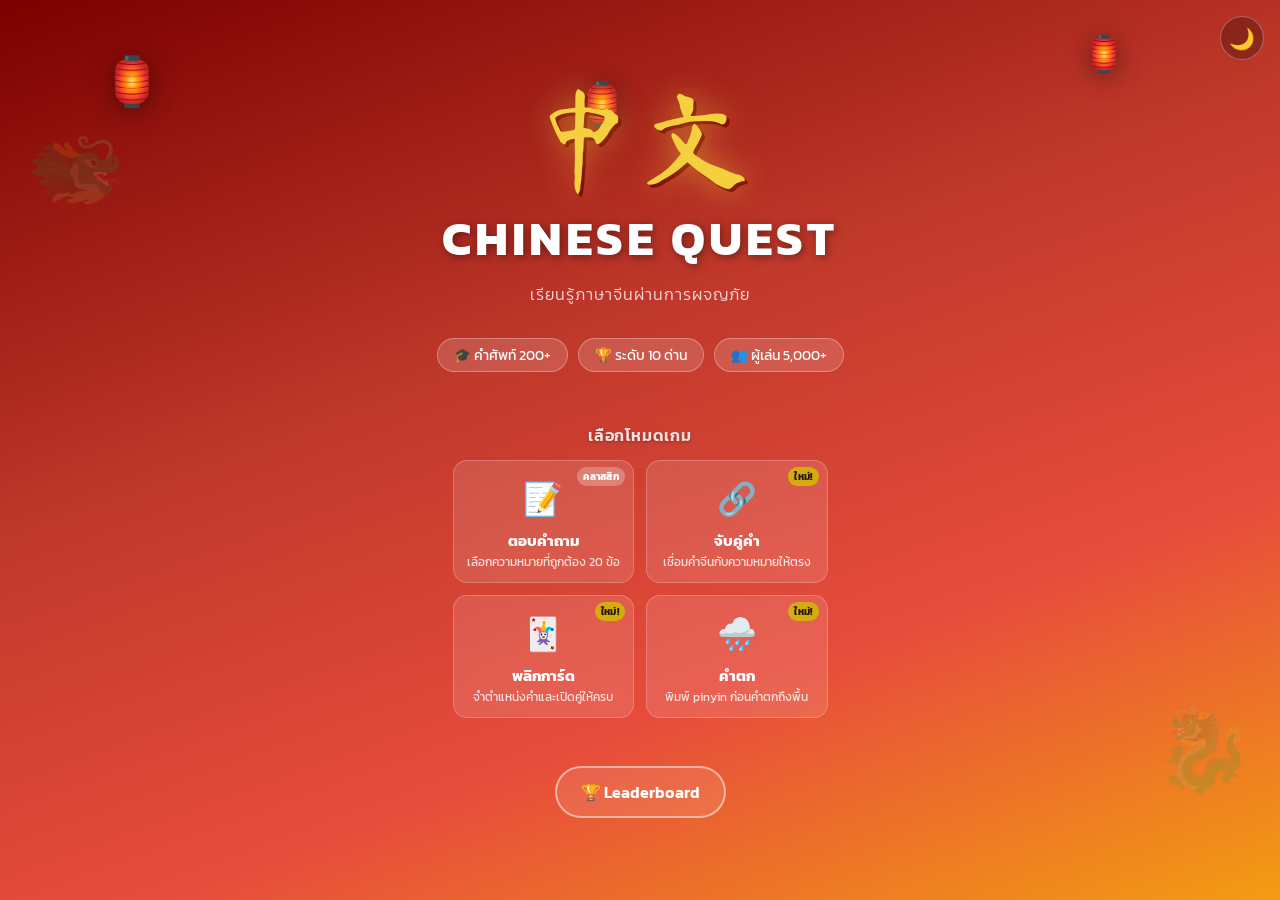
<file: index.html>
<!DOCTYPE html>
<html lang="th">
<head>
  <meta charset="UTF-8" />
  <meta name="viewport" content="width=device-width, initial-scale=1.0" />
  <title>Chinese Quest 🐉</title>
  <link rel="stylesheet" href="style.css" />
  <link href="https://fonts.googleapis.com/css2?family=Noto+Serif+SC:wght@400;700;900&family=Kanit:wght@300;400;600;700&family=Ma+Shan+Zheng&display=swap" rel="stylesheet" />
</head>
<body>

  <!-- ===== HOME PAGE ===== -->
  <div id="page-home" class="page active">
    <div class="home-bg">
      <div class="lantern lantern-1">🏮</div>
      <div class="lantern lantern-2">🏮</div>
      <div class="lantern lantern-3">🏮</div>
      <div class="dragon-deco top-left">🐲</div>
      <div class="dragon-deco bottom-right">🐉</div>
      <div class="cloud cloud-1">☁️</div>
      <div class="cloud cloud-2">☁️</div>
    </div>

    <div class="home-content">
      <div class="logo-wrapper">
        <div class="logo-chinese">中文</div>
        <div class="logo-title">Chinese Quest</div>
        <div class="logo-subtitle">เรียนรู้ภาษาจีนผ่านการผจญภัย</div>
      </div>

      <div class="home-stats">
        <div class="stat-pill">🎓 คำศัพท์ 200+</div>
        <div class="stat-pill">🏆 ระดับ 10 ด่าน</div>
        <div class="stat-pill">👥 ผู้เล่น 5,000+</div>
      </div>

      <!-- ===== GAME SELECTION ===== -->
      <div class="game-select-section">
        <div class="game-select-title">เลือกโหมดเกม</div>
        <div class="game-cards-grid">
          <a href="game.html" class="game-card game-card--quiz">
            <div class="game-card__icon">📝</div>
            <div class="game-card__info">
              <div class="game-card__name">ตอบคำถาม</div>
              <div class="game-card__desc">เลือกความหมายที่ถูกต้อง 20 ข้อ</div>
            </div>
            <div class="game-card__badge">คลาสสิก</div>
          </a>
          <a href="match.html" class="game-card game-card--match">
            <div class="game-card__icon">🔗</div>
            <div class="game-card__info">
              <div class="game-card__name">จับคู่คำ</div>
              <div class="game-card__desc">เชื่อมคำจีนกับความหมายให้ตรง</div>
            </div>
            <div class="game-card__badge">ใหม่!</div>
          </a>
          <a href="memory.html" class="game-card game-card--memory">
            <div class="game-card__icon">🃏</div>
            <div class="game-card__info">
              <div class="game-card__name">พลิกการ์ด</div>
              <div class="game-card__desc">จำตำแหน่งคำและเปิดคู่ให้ครบ</div>
            </div>
            <div class="game-card__badge">ใหม่!</div>
          </a>
          <a href="falling.html" class="game-card game-card--falling">
            <div class="game-card__icon">🌧️</div>
            <div class="game-card__info">
              <div class="game-card__name">คำตก</div>
              <div class="game-card__desc">พิมพ์ pinyin ก่อนคำตกถึงพื้น</div>
            </div>
            <div class="game-card__badge">ใหม่!</div>
          </a>
        </div>
      </div>

      <div class="home-secondary-btns" style="margin-top:1rem;">
        <button class="btn btn-outline" onclick="window.location.href='leaderboard.html'">
          🏆 Leaderboard
        </button>
      </div>

      <div class="dark-toggle" onclick="toggleDark()" title="Dark Mode">
        <span id="dark-icon">🌙</span>
      </div>
    </div>
  </div>

  <script>
    function openModal(id)  { document.getElementById(id).classList.add('active'); }
    function closeModal(id) { document.getElementById(id).classList.remove('active'); }
    function closeModalOutside(e, id) { if (e.target.id === id) closeModal(id); }
    function switchModal(cId, oId) {
      closeModal(cId);
      setTimeout(() => openModal(oId), 200);
    }
    let isDark = false;
    function toggleDark() {
      isDark = !isDark;
      document.body.classList.toggle('dark', isDark);
      document.getElementById('dark-icon').textContent = isDark ? '☀️' : '🌙';
      localStorage.setItem('cq-dark', isDark ? '1' : '0');
    }
    (function () {
      if (localStorage.getItem('cq-dark') === '1') {
        isDark = true;
        document.body.classList.add('dark');
        const icon = document.getElementById('dark-icon');
        if (icon) icon.textContent = '☀️';
      }
    })();
  </script>
</body>
</html>
</file>
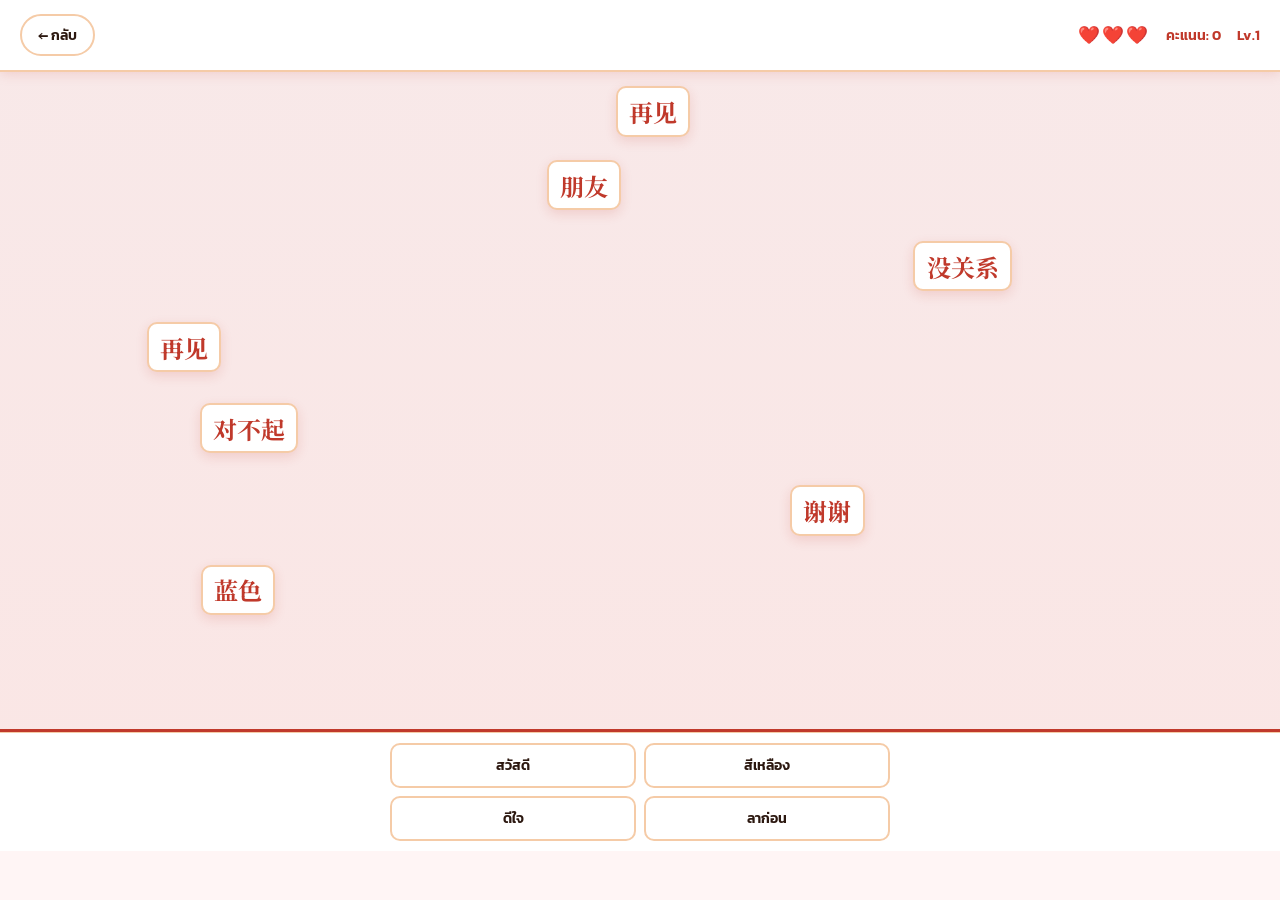
<file: falling.html>
<!DOCTYPE html>
<html lang="th">
<head>
  <meta charset="UTF-8" />
  <meta name="viewport" content="width=device-width, initial-scale=1.0" />
  <title>Chinese Quest 🐉 - คำตก</title>
  <link rel="stylesheet" href="style.css" />
  <link href="https://fonts.googleapis.com/css2?family=Noto+Serif+SC:wght@400;700;900&family=Kanit:wght@300;400;600;700&family=Ma+Shan+Zheng&display=swap" rel="stylesheet" />
</head>
<body>
  <div id="page-falling" class="page active">
    <div class="quiz-header">
      <button class="btn-back" onclick="window.location.href='index.html'">← กลับ</button>
      <div class="quiz-meta">
        <div class="lives-display" id="fall-lives">❤️❤️❤️</div>
        <div class="score-display">คะแนน: <span id="fall-score">0</span></div>
        <div class="score-display">Lv.<span id="fall-level">1</span></div>
      </div>
    </div>

    <div class="falling-arena" id="falling-arena">
      <!-- falling words rendered here -->
    </div>

    <div class="falling-input-zone">
      <div class="falling-options" id="falling-options">
        <!-- option buttons rendered here -->
      </div>
    </div>

    <div id="fall-result-overlay" class="match-result-overlay hidden">
      <div class="match-result-card">
        <div id="fall-final-emoji" style="font-size:3rem">🎉</div>
        <div id="fall-final-title" style="font-size:1.3rem;font-weight:700;margin:0.5rem 0;"></div>
        <div style="font-size:2.5rem;font-weight:900;color:var(--gold)" id="fall-final-score">0</div>
        <div style="color:var(--text-soft);font-size:0.85rem;margin-bottom:1rem;">คะแนน</div>
        <div class="result-buttons">
          <button class="btn btn-primary" onclick="startFalling()">🔄 เล่นอีกครั้ง</button>
          <button class="btn btn-outline" onclick="window.location.href='index.html'">🏠 หน้าแรก</button>
        </div>
      </div>
    </div>
  </div>

  <script>
    (function(){ if(localStorage.getItem('cq-dark')==='1') document.body.classList.add('dark'); })();

    const VOCAB = [
      {chinese:"你好",thai:"สวัสดี"},{chinese:"谢谢",thai:"ขอบคุณ"},
      {chinese:"再见",thai:"ลาก่อน"},{chinese:"对不起",thai:"ขอโทษ"},
      {chinese:"猫",thai:"แมว"},{chinese:"狗",thai:"สุนัข"},
      {chinese:"爱",thai:"รัก"},{chinese:"朋友",thai:"เพื่อน"},
      {chinese:"吃饭",thai:"กินข้าว"},{chinese:"红色",thai:"สีแดง"},
      {chinese:"大",thai:"ใหญ่"},{chinese:"聪明",thai:"ฉลาด"},
      {chinese:"老师",thai:"ครู"},{chinese:"美丽",thai:"สวยงาม"},
      {chinese:"高兴",thai:"ดีใจ"},{chinese:"睡觉",thai:"นอนหลับ"},
      {chinese:"喝水",thai:"ดื่มน้ำ"},{chinese:"黄色",thai:"สีเหลือง"},
      {chinese:"蓝色",thai:"สีน้ำเงิน"},{chinese:"没关系",thai:"ไม่เป็นไร"},
    ];

    let score=0, lives=3, level=1, gameInterval=null, fallingWords=[];
    let currentWord=null, spawnTimer=null, gameActive=false;
    let wordsAnswered=0;

    function shuffle(a){return [...a].sort(()=>Math.random()-0.5);}

    function startFalling(){
      document.getElementById('fall-result-overlay').classList.add('hidden');
      score=0; lives=3; level=1; wordsAnswered=0;
      fallingWords=[];
      gameActive=true;
      updateHUD();
      document.getElementById('falling-arena').innerHTML='';
      clearInterval(gameInterval);
      clearTimeout(spawnTimer);
      spawnWord();
      gameInterval=setInterval(tickFall, 50);
    }

    function getSpeed(){ return 0.18 + level*0.04; }
    function getSpawnDelay(){ return Math.max(1200, 3000 - level*200); }

    function spawnWord(){
      if(!gameActive) return;
      const arena=document.getElementById('falling-arena');
      const arenaH=arena.clientHeight||300;
      const word=shuffle(VOCAB)[Math.floor(Math.random()*VOCAB.length)];
      currentWord=word;

      const el=document.createElement('div');
      el.className='falling-word';
      el.textContent=word.chinese;
      el.style.left=Math.random()*70+5+'%';
      el.style.top='0%';
      el.dataset.pct='0';
      arena.appendChild(el);
      fallingWords.push({el, word, pct:0});

      renderOptions(word);
      spawnTimer=setTimeout(spawnWord, getSpawnDelay());
    }

    function tickFall(){
      const arena=document.getElementById('falling-arena');
      const toRemove=[];
      fallingWords.forEach((fw,i)=>{
        fw.pct+=getSpeed();
        fw.el.style.top=fw.pct+'%';
        if(fw.pct>=92){
          fw.el.remove();
          toRemove.push(i);
          lives=Math.max(0,lives-1);
          updateHUD();
          playTone(200,'sawtooth',0.12);
          if(lives<=0){ endFalling(); }
        }
      });
      toRemove.reverse().forEach(i=>fallingWords.splice(i,1));
    }

    function renderOptions(word){
      const others=shuffle(VOCAB.filter(v=>v.chinese!==word.chinese)).slice(0,3);
      const opts=shuffle([word,...others]);
      const container=document.getElementById('falling-options');
      container.innerHTML='';
      opts.forEach(o=>{
        const btn=document.createElement('button');
        btn.className='falling-opt-btn';
        btn.textContent=o.thai;
        btn.onclick=()=>answerFalling(o, word);
        container.appendChild(btn);
      });
    }

    function answerFalling(chosen, target){
      if(!gameActive||fallingWords.length===0) return;
      const fw=fallingWords[0];
      if(!fw) return;
      if(chosen.chinese===target.chinese){
        fw.el.classList.add('fall-hit');
        setTimeout(()=>{ fw.el.remove(); fallingWords.shift(); },300);
        score+=100+level*10;
        wordsAnswered++;
        if(wordsAnswered%5===0){ level++; }
        updateHUD();
        playTone(660,'sine',0.12);
        renderOptions(fallingWords[0]?.word || shuffle(VOCAB)[0]);
      } else {
        fw.el.classList.add('fall-wrong-flash');
        setTimeout(()=>fw.el.classList.remove('fall-wrong-flash'),300);
        playTone(220,'sawtooth',0.08);
      }
    }

    function endFalling(){
      gameActive=false;
      clearInterval(gameInterval);
      clearTimeout(spawnTimer);
      const emoji=score>=1500?'🐉':score>=800?'🥇':score>=400?'🥈':'📚';
      const title=score>=1500?'จักรพรรดิมังกร!':score>=800?'ยอดเยี่ยม!':score>=400?'ดีมาก!':'ฝึกต่อไปนะ!';
      document.getElementById('fall-final-emoji').textContent=emoji;
      document.getElementById('fall-final-title').textContent=title;
      document.getElementById('fall-final-score').textContent=score;
      document.getElementById('fall-result-overlay').classList.remove('hidden');
    }

    function updateHUD(){
      let d='';
      for(let i=0;i<3;i++) d+=i<lives?'❤️':'🖤';
      document.getElementById('fall-lives').textContent=d;
      document.getElementById('fall-score').textContent=score;
      document.getElementById('fall-level').textContent=level;
    }

    let audioCtx=null;
    function playTone(freq,type,dur){
      try{
        if(!audioCtx) audioCtx=new(window.AudioContext||window.webkitAudioContext)();
        const osc=audioCtx.createOscillator(),g=audioCtx.createGain();
        osc.connect(g);g.connect(audioCtx.destination);
        osc.type=type;osc.frequency.setValueAtTime(freq,audioCtx.currentTime);
        g.gain.setValueAtTime(0.3,audioCtx.currentTime);
        g.gain.exponentialRampToValueAtTime(0.001,audioCtx.currentTime+dur);
        osc.start(audioCtx.currentTime);osc.stop(audioCtx.currentTime+dur);
      }catch(_){}
    }

    window.addEventListener('DOMContentLoaded', startFalling);
  </script>
</body>
</html>
</file>
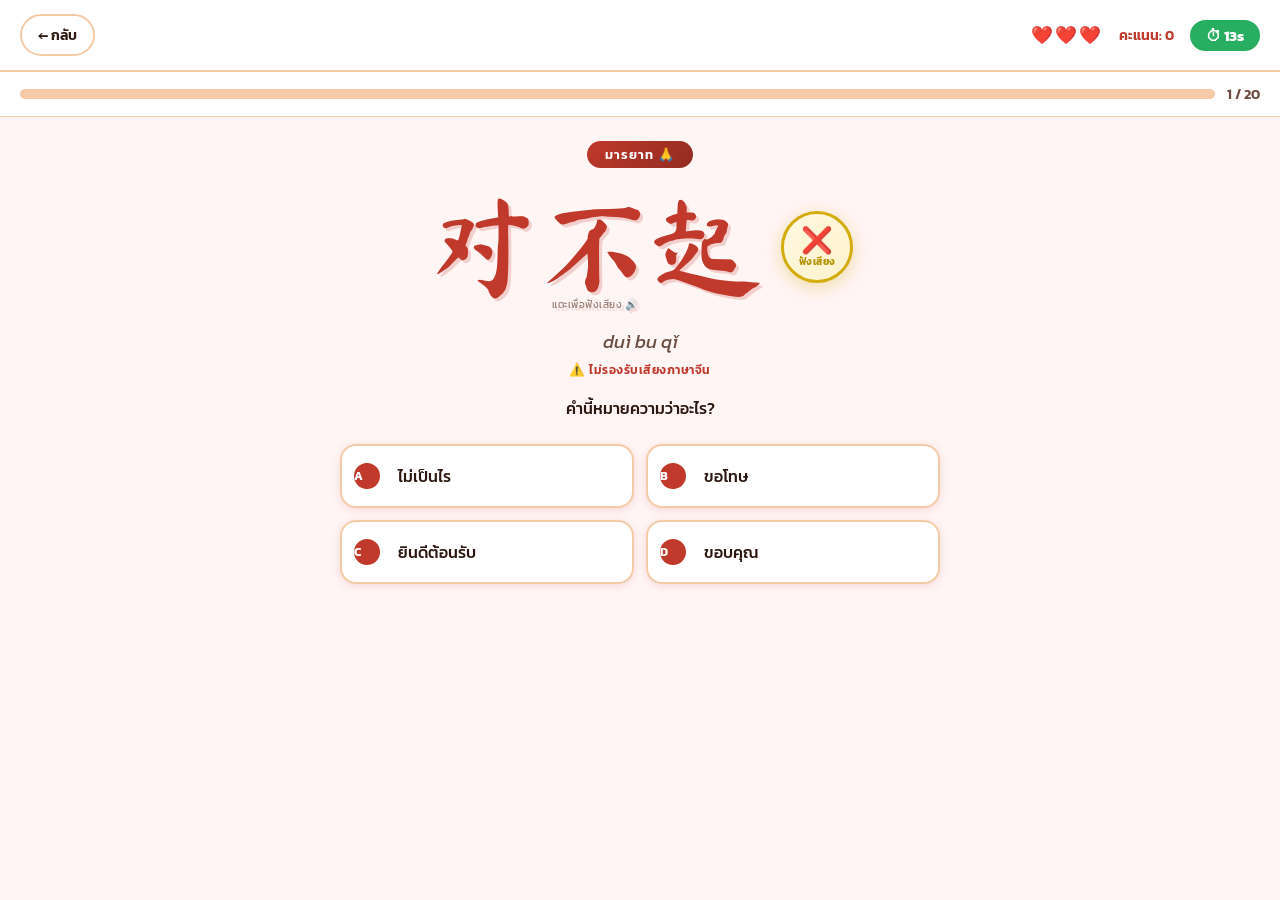
<file: game.html>
<!DOCTYPE html>
<html lang="th">
<head>
  <meta charset="UTF-8" />
  <meta name="viewport" content="width=device-width, initial-scale=1.0" />
  <title>Chinese Quest 🐉 - เล่นเกม</title>
  <link rel="stylesheet" href="style.css" />
  <link href="https://fonts.googleapis.com/css2?family=Noto+Serif+SC:wght@400;700;900&family=Kanit:wght@300;400;600;700&family=Ma+Shan+Zheng&display=swap" rel="stylesheet" />
</head>
<body>

  <!-- ===== QUIZ PAGE ===== -->
  <div id="page-quiz" class="page active">
    <div class="quiz-header">
      <button class="btn-back" onclick="window.location.href='index.html'">← กลับ</button>
      <div class="quiz-meta">
        <div class="lives-display" id="lives-display">❤️❤️❤️</div>
        <div class="score-display">คะแนน: <span id="score-val">0</span></div>
        <div class="timer-display" id="timer-wrap">⏱ <span id="timer-val">15</span>s</div>
      </div>
    </div>

    <div class="progress-wrap">
      <div class="progress-bar">
        <div class="progress-fill" id="progress-fill"></div>
      </div>
      <span class="progress-text" id="progress-text">1 / 20</span>
    </div>

    <div class="quiz-card" id="quiz-card">
      <div class="question-badge" id="q-category">คำศัพท์พื้นฐาน</div>

      <div class="chinese-speak-wrap">
        <div class="question-chinese" id="q-chinese" onclick="speakChinese()" title="คลิกเพื่อฟังเสียง">你好</div>
        <button class="speak-btn" id="speak-btn" onclick="speakChinese()" title="ฟังการออกเสียง">
          <span class="speak-icon" id="speak-icon">🔊</span>
          <span class="speak-label">ฟังเสียง</span>
          <span class="speak-ripple" id="speak-ripple"></span>
        </button>
      </div>

      <div class="pinyin-wrap">
        <div class="question-pinyin" id="q-pinyin">nǐ hǎo</div>
        <div class="tts-status" id="tts-status"></div>
      </div>

      <div class="question-text" id="q-text">คำนี้หมายความว่าอะไร?</div>

      <div class="options-grid" id="options-grid">
        <!-- options rendered by JS -->
      </div>
    </div>

    <div class="quiz-footer">
      <div class="streak-display" id="streak-display"></div>
    </div>
  </div>

  <!-- ===== FEEDBACK OVERLAY ===== -->
  <div id="feedback-overlay" class="feedback-overlay hidden">
    <div class="feedback-content" id="feedback-content"></div>
  </div>

  <script src="game.js"></script>
</body>
</html>
</file>
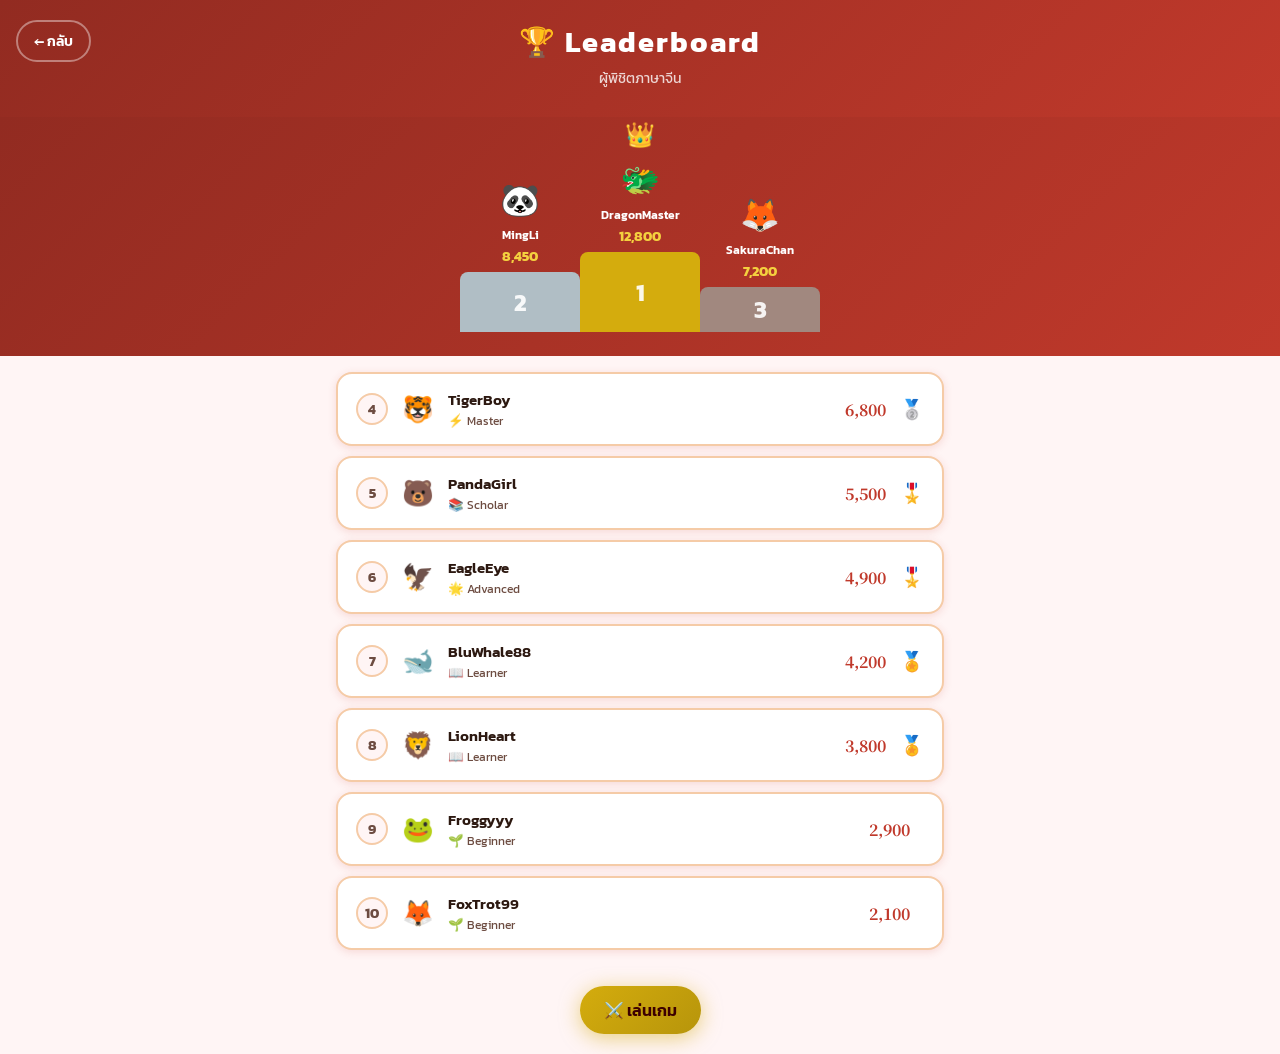
<file: leaderboard.html>
<!DOCTYPE html>
<html lang="th">
<head>
  <meta charset="UTF-8" />
  <meta name="viewport" content="width=device-width, initial-scale=1.0" />
  <title>Chinese Quest 🐉 - Leaderboard</title>
  <link rel="stylesheet" href="style.css" />
  <link href="https://fonts.googleapis.com/css2?family=Noto+Serif+SC:wght@400;700;900&family=Kanit:wght@300;400;600;700&family=Ma+Shan+Zheng&display=swap" rel="stylesheet" />
</head>
<body>

  <!-- ===== LEADERBOARD PAGE ===== -->
  <div id="page-leaderboard" class="page active">
    <div class="lb-header">
      <button class="btn-back" onclick="window.location.href='index.html'">← กลับ</button>
      <h2 class="lb-title">🏆 Leaderboard</h2>
      <div class="lb-subtitle">ผู้พิชิตภาษาจีน</div>
    </div>
    <div class="lb-podium">
      <div class="podium-item podium-2">
        <div class="podium-avatar">🐼</div>
        <div class="podium-name">MingLi</div>
        <div class="podium-score">8,450</div>
        <div class="podium-block p2">2</div>
      </div>
      <div class="podium-item podium-1">
        <div class="podium-crown">👑</div>
        <div class="podium-avatar">🐲</div>
        <div class="podium-name">DragonMaster</div>
        <div class="podium-score">12,800</div>
        <div class="podium-block p1">1</div>
      </div>
      <div class="podium-item podium-3">
        <div class="podium-avatar">🦊</div>
        <div class="podium-name">SakuraChan</div>
        <div class="podium-score">7,200</div>
        <div class="podium-block p3">3</div>
      </div>
    </div>
    <div class="lb-list" id="lb-list">
      <!-- rendered by JS -->
    </div>
    <div class="lb-footer">
      <button class="btn btn-primary" onclick="window.location.href='game.html'">⚔️ เล่นเกม</button>
    </div>
  </div>

  <script>
    // Dark mode
    (function () {
      if (localStorage.getItem('cq-dark') === '1') {
        document.body.classList.add('dark');
      }
    })();

    const LEADERBOARD = [
      { rank: 4,  avatar: "🐯", name: "TigerBoy",     score: 6800,  level: "⚡ Master",   badge: "🥈" },
      { rank: 5,  avatar: "🐻", name: "PandaGirl",    score: 5500,  level: "📚 Scholar",  badge: "🎖️" },
      { rank: 6,  avatar: "🦅", name: "EagleEye",     score: 4900,  level: "🌟 Advanced", badge: "🎖️" },
      { rank: 7,  avatar: "🐋", name: "BluWhale88",   score: 4200,  level: "📖 Learner",  badge: "🏅" },
      { rank: 8,  avatar: "🦁", name: "LionHeart",    score: 3800,  level: "📖 Learner",  badge: "🏅" },
      { rank: 9,  avatar: "🐸", name: "Froggyyy",     score: 2900,  level: "🌱 Beginner", badge: "" },
      { rank: 10, avatar: "🦊", name: "FoxTrot99",    score: 2100,  level: "🌱 Beginner", badge: "" },
    ];

    window.addEventListener('DOMContentLoaded', () => {
      const list = document.getElementById('lb-list');
      LEADERBOARD.forEach((e, i) => {
        const row = document.createElement('div');
        row.className = 'lb-row';
        row.style.animationDelay = (i * 0.07) + 's';
        row.innerHTML = `
          <div class="lb-rank-num">${e.rank}</div>
          <div class="lb-avatar">${e.avatar}</div>
          <div class="lb-info">
            <div class="lb-name">${e.name}</div>
            <div class="lb-level">${e.level}</div>
          </div>
          <div class="lb-score">${e.score.toLocaleString()}</div>
          <div class="lb-badge">${e.badge}</div>`;
        list.appendChild(row);
      });
    });
  </script>
</body>
</html>
</file>
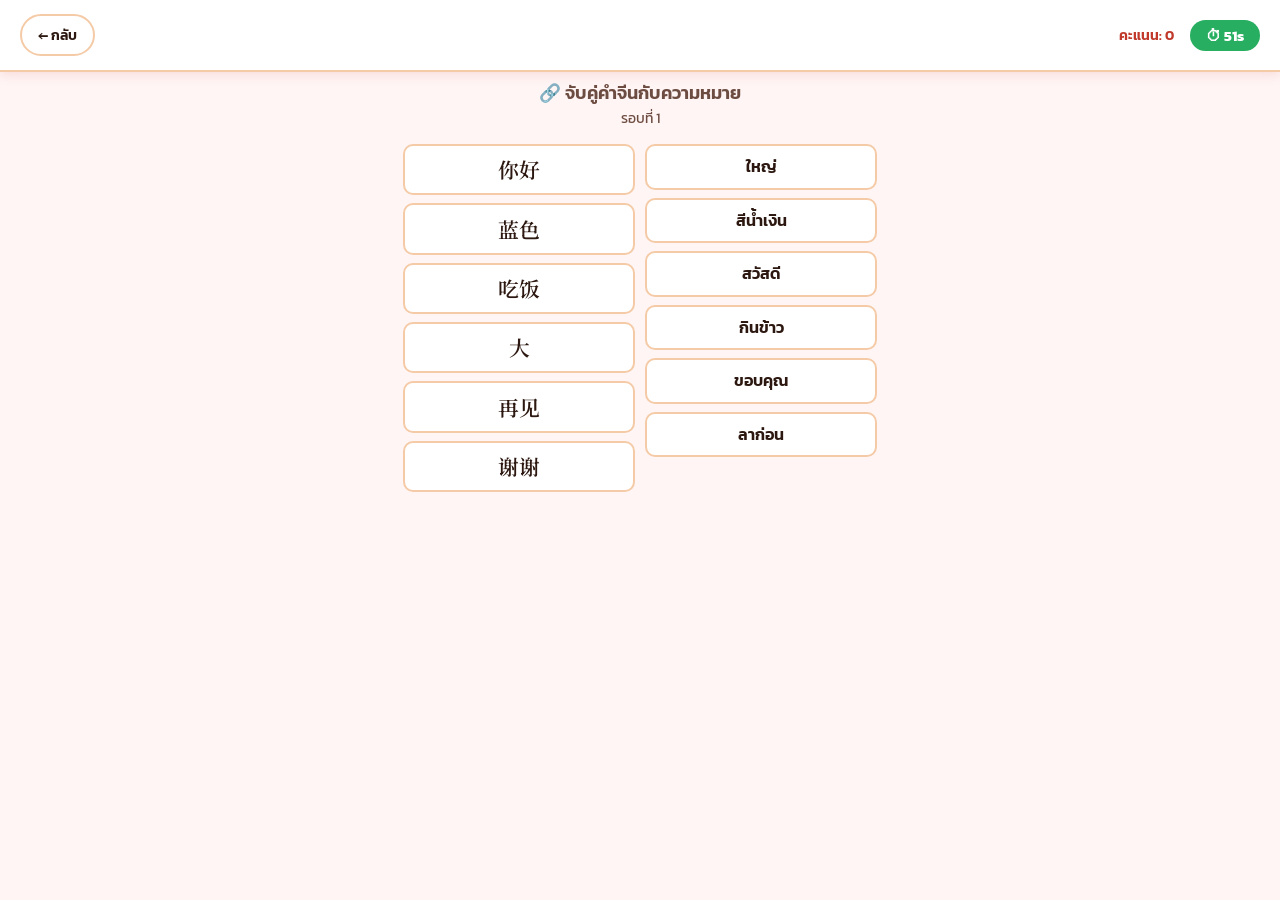
<file: match.html>
<!DOCTYPE html>
<html lang="th">
<head>
  <meta charset="UTF-8" />
  <meta name="viewport" content="width=device-width, initial-scale=1.0" />
  <title>Chinese Quest 🐉 - จับคู่คำ</title>
  <link rel="stylesheet" href="style.css" />
  <link href="https://fonts.googleapis.com/css2?family=Noto+Serif+SC:wght@400;700;900&family=Kanit:wght@300;400;600;700&family=Ma+Shan+Zheng&display=swap" rel="stylesheet" />
</head>
<body>
  <div id="page-match" class="page active">
    <div class="quiz-header">
      <button class="btn-back" onclick="window.location.href='index.html'">← กลับ</button>
      <div class="quiz-meta">
        <div class="score-display">คะแนน: <span id="match-score">0</span></div>
        <div class="timer-display" id="match-timer-wrap">⏱ <span id="match-timer">60</span>s</div>
      </div>
    </div>

    <div style="text-align:center;padding:0.5rem 1rem 0;">
      <div style="font-size:1.1rem;font-weight:600;color:var(--text-soft);">🔗 จับคู่คำจีนกับความหมาย</div>
      <div id="match-round-label" style="font-size:0.85rem;color:var(--text-soft);margin-top:2px;">รอบที่ 1</div>
    </div>

    <div class="match-arena" id="match-arena">
      <div class="match-col" id="col-chinese"></div>
      <div class="match-col" id="col-thai"></div>
    </div>

    <div id="match-result-overlay" class="match-result-overlay hidden">
      <div class="match-result-card">
        <div id="match-final-emoji" style="font-size:3rem">🎉</div>
        <div id="match-final-title" style="font-size:1.4rem;font-weight:700;margin:0.5rem 0;">ยอดเยี่ยม!</div>
        <div id="match-final-score" style="font-size:2rem;font-weight:900;color:var(--gold)">0</div>
        <div style="color:var(--text-soft);font-size:0.9rem;margin-bottom:1rem;">คะแนน</div>
        <div class="result-buttons">
          <button class="btn btn-primary" onclick="startMatch()">🔄 เล่นอีกครั้ง</button>
          <button class="btn btn-outline" onclick="window.location.href='index.html'">🏠 หน้าแรก</button>
        </div>
      </div>
    </div>
  </div>

  <script>
    (function(){ if(localStorage.getItem('cq-dark')==='1') document.body.classList.add('dark'); })();

    const WORDS = [
      { chinese:"你好", thai:"สวัสดี" }, { chinese:"谢谢", thai:"ขอบคุณ" },
      { chinese:"再见", thai:"ลาก่อน" }, { chinese:"对不起", thai:"ขอโทษ" },
      { chinese:"没关系", thai:"ไม่เป็นไร" }, { chinese:"猫", thai:"แมว" },
      { chinese:"狗", thai:"สุนัข" }, { chinese:"爱", thai:"รัก" },
      { chinese:"美丽", thai:"สวยงาม" }, { chinese:"朋友", thai:"เพื่อน" },
      { chinese:"老师", thai:"ครู" }, { chinese:"吃饭", thai:"กินข้าว" },
      { chinese:"喝水", thai:"ดื่มน้ำ" }, { chinese:"睡觉", thai:"นอนหลับ" },
      { chinese:"红色", thai:"สีแดง" }, { chinese:"蓝色", thai:"สีน้ำเงิน" },
      { chinese:"黄色", thai:"สีเหลือง" }, { chinese:"大", thai:"ใหญ่" },
      { chinese:"聪明", thai:"ฉลาด" }, { chinese:"高兴", thai:"ดีใจ" },
    ];

    let score=0, round=0, timer=null, timeLeft=60;
    let selectedLeft=null, selectedRight=null;
    let matched=0, totalPairs=0;

    function shuffle(a){ return [...a].sort(()=>Math.random()-0.5); }

    function startMatch(){
      document.getElementById('match-result-overlay').classList.add('hidden');
      score=0; round=0; timeLeft=60;
      document.getElementById('match-score').textContent=0;
      updateTimerDisplay();
      clearInterval(timer);
      timer=setInterval(()=>{
        timeLeft--;
        updateTimerDisplay();
        if(timeLeft<=0){ clearInterval(timer); endMatch(); }
      },1000);
      loadRound();
    }

    function loadRound(){
      round++;
      document.getElementById('match-round-label').textContent='รอบที่ '+round;
      selectedLeft=null; selectedRight=null; matched=0;

      const pool = shuffle(WORDS).slice(0,6);
      totalPairs = pool.length;
      const leftItems  = shuffle(pool);
      const rightItems = shuffle(pool);

      const colC = document.getElementById('col-chinese');
      const colT = document.getElementById('col-thai');
      colC.innerHTML=''; colT.innerHTML='';

      leftItems.forEach(w=>{
        const btn=document.createElement('button');
        btn.className='match-btn match-btn--chinese';
        btn.textContent=w.chinese;
        btn.dataset.key=w.chinese;
        btn.onclick=()=>selectLeft(btn, w);
        colC.appendChild(btn);
      });
      rightItems.forEach(w=>{
        const btn=document.createElement('button');
        btn.className='match-btn match-btn--thai';
        btn.textContent=w.thai;
        btn.dataset.key=w.chinese;
        btn.onclick=()=>selectRight(btn, w);
        colT.appendChild(btn);
      });
    }

    function selectLeft(btn, word){
      if(btn.disabled) return;
      document.querySelectorAll('.match-btn--chinese').forEach(b=>b.classList.remove('selected'));
      btn.classList.add('selected');
      selectedLeft={btn,word};
      if(selectedRight) checkPair();
    }
    function selectRight(btn, word){
      if(btn.disabled) return;
      document.querySelectorAll('.match-btn--thai').forEach(b=>b.classList.remove('selected'));
      btn.classList.add('selected');
      selectedRight={btn,word};
      if(selectedLeft) checkPair();
    }

    function checkPair(){
      const L=selectedLeft, R=selectedRight;
      selectedLeft=null; selectedRight=null;
      if(L.word.chinese===R.word.chinese){
        L.btn.classList.remove('selected'); R.btn.classList.remove('selected');
        L.btn.classList.add('matched'); R.btn.classList.add('matched');
        L.btn.disabled=true; R.btn.disabled=true;
        score+=50;
        document.getElementById('match-score').textContent=score;
        playTone(660,'sine',0.15);
        matched++;
        if(matched>=totalPairs){ setTimeout(loadRound,600); }
      } else {
        L.btn.classList.add('wrong-flash'); R.btn.classList.add('wrong-flash');
        playTone(200,'sawtooth',0.1);
        setTimeout(()=>{
          L.btn.classList.remove('selected','wrong-flash');
          R.btn.classList.remove('selected','wrong-flash');
        },500);
      }
    }

    function endMatch(){
      document.getElementById('match-final-score').textContent=score;
      const emoji = score>=500?'🐉':score>=300?'🥇':score>=150?'🥈':'📚';
      const title = score>=500?'จักรพรรดิมังกร!':score>=300?'ยอดเยี่ยมมาก!':score>=150?'ดีมาก!':'ฝึกต่อไปนะ!';
      document.getElementById('match-final-emoji').textContent=emoji;
      document.getElementById('match-final-title').textContent=title;
      document.getElementById('match-result-overlay').classList.remove('hidden');
    }

    function updateTimerDisplay(){
      const el=document.getElementById('match-timer');
      const wrap=document.getElementById('match-timer-wrap');
      el.textContent=timeLeft;
      wrap.classList.remove('warn','crit');
      if(timeLeft<=10) wrap.classList.add('crit');
      else if(timeLeft<=20) wrap.classList.add('warn');
    }

    let audioCtx=null;
    function playTone(freq,type,dur){
      try{
        if(!audioCtx) audioCtx=new(window.AudioContext||window.webkitAudioContext)();
        const osc=audioCtx.createOscillator(),g=audioCtx.createGain();
        osc.connect(g);g.connect(audioCtx.destination);
        osc.type=type;osc.frequency.setValueAtTime(freq,audioCtx.currentTime);
        g.gain.setValueAtTime(0.3,audioCtx.currentTime);
        g.gain.exponentialRampToValueAtTime(0.001,audioCtx.currentTime+dur);
        osc.start(audioCtx.currentTime);osc.stop(audioCtx.currentTime+dur);
      }catch(_){}
    }

    window.addEventListener('DOMContentLoaded', startMatch);
  </script>
</body>
</html>
</file>
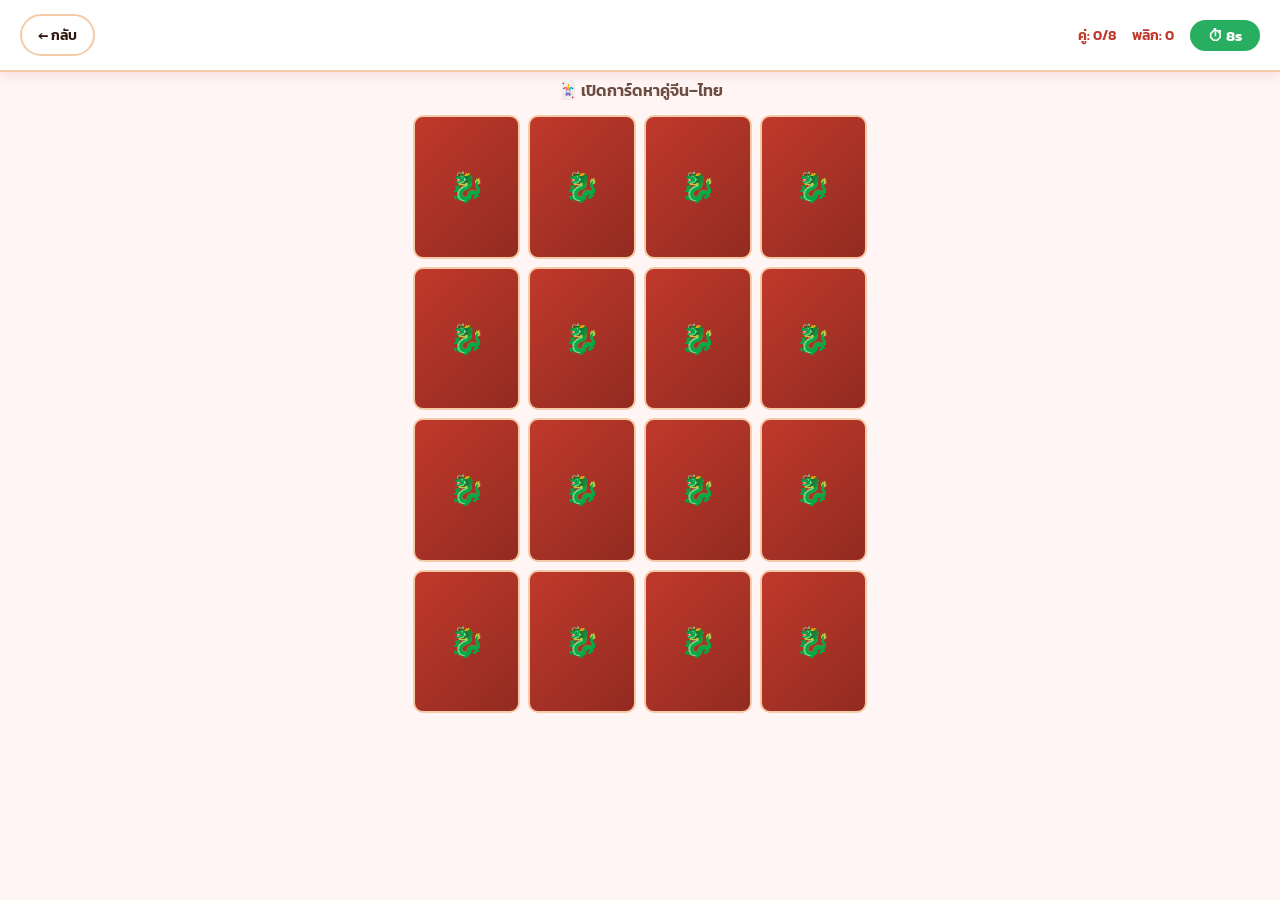
<file: memory.html>
<!DOCTYPE html>
<html lang="th">
<head>
  <meta charset="UTF-8" />
  <meta name="viewport" content="width=device-width, initial-scale=1.0" />
  <title>Chinese Quest 🐉 - พลิกการ์ด</title>
  <link rel="stylesheet" href="style.css" />
  <link href="https://fonts.googleapis.com/css2?family=Noto+Serif+SC:wght@400;700;900&family=Kanit:wght@300;400;600;700&family=Ma+Shan+Zheng&display=swap" rel="stylesheet" />
</head>
<body>
  <div id="page-memory" class="page active">
    <div class="quiz-header">
      <button class="btn-back" onclick="window.location.href='index.html'">← กลับ</button>
      <div class="quiz-meta">
        <div class="score-display">คู่: <span id="mem-pairs">0</span>/<span id="mem-total">8</span></div>
        <div class="score-display">พลิก: <span id="mem-flips">0</span></div>
        <div class="timer-display">⏱ <span id="mem-timer">0</span>s</div>
      </div>
    </div>

    <div style="text-align:center;padding:0.4rem 1rem 0;">
      <div style="font-size:1rem;font-weight:600;color:var(--text-soft);">🃏 เปิดการ์ดหาคู่จีน–ไทย</div>
    </div>

    <div class="memory-grid" id="memory-grid"></div>

    <div id="mem-result-overlay" class="match-result-overlay hidden">
      <div class="match-result-card">
        <div id="mem-final-emoji" style="font-size:3rem">🎉</div>
        <div id="mem-final-title" style="font-size:1.3rem;font-weight:700;margin:0.5rem 0;"></div>
        <div style="display:flex;gap:1.5rem;justify-content:center;margin-bottom:1rem;">
          <div style="text-align:center"><div style="font-size:1.8rem;font-weight:900;color:var(--gold)" id="mem-res-time">0</div><div style="font-size:0.8rem;color:var(--text-soft)">วินาที</div></div>
          <div style="text-align:center"><div style="font-size:1.8rem;font-weight:900;color:var(--red)" id="mem-res-flips">0</div><div style="font-size:0.8rem;color:var(--text-soft)">ครั้งที่พลิก</div></div>
          <div style="text-align:center"><div style="font-size:1.8rem;font-weight:900;color:var(--correct)" id="mem-res-score">0</div><div style="font-size:0.8rem;color:var(--text-soft)">คะแนน</div></div>
        </div>
        <div class="result-buttons">
          <button class="btn btn-primary" onclick="startMemory()">🔄 เล่นอีกครั้ง</button>
          <button class="btn btn-outline" onclick="window.location.href='index.html'">🏠 หน้าแรก</button>
        </div>
      </div>
    </div>
  </div>

  <script>
    (function(){ if(localStorage.getItem('cq-dark')==='1') document.body.classList.add('dark'); })();

    const PAIRS = [
      {chinese:"你好",thai:"สวัสดี"},{chinese:"谢谢",thai:"ขอบคุณ"},
      {chinese:"再见",thai:"ลาก่อน"},{chinese:"对不起",thai:"ขอโทษ"},
      {chinese:"猫",thai:"แมว"},{chinese:"狗",thai:"สุนัข"},
      {chinese:"爱",thai:"รัก"},{chinese:"朋友",thai:"เพื่อน"},
      {chinese:"吃饭",thai:"กินข้าว"},{chinese:"红色",thai:"สีแดง"},
      {chinese:"大",thai:"ใหญ่"},{chinese:"聪明",thai:"ฉลาด"},
    ];

    let flipped=[], matched=0, flips=0, startTime=null, timerInterval=null, canFlip=true;
    const PAIRS_COUNT=8;

    function shuffle(a){return [...a].sort(()=>Math.random()-0.5);}

    function startMemory(){
      document.getElementById('mem-result-overlay').classList.add('hidden');
      flipped=[]; matched=0; flips=0; canFlip=true;
      clearInterval(timerInterval); startTime=Date.now();
      timerInterval=setInterval(()=>{
        document.getElementById('mem-timer').textContent=Math.floor((Date.now()-startTime)/1000);
      },500);
      document.getElementById('mem-flips').textContent='0';
      document.getElementById('mem-pairs').textContent='0';

      const pool = shuffle(PAIRS).slice(0,PAIRS_COUNT);
      document.getElementById('mem-total').textContent=PAIRS_COUNT;

      const cards=[];
      pool.forEach((p,i)=>{
        cards.push({id:i*2,   pairId:i, text:p.chinese, isChinese:true,  pair:p});
        cards.push({id:i*2+1, pairId:i, text:p.thai,    isChinese:false, pair:p});
      });
      const shuffled=shuffle(cards);

      const grid=document.getElementById('memory-grid');
      grid.innerHTML='';
      shuffled.forEach(c=>{
        const card=document.createElement('div');
        card.className='mem-card';
        card.dataset.pairid=c.pairId;
        card.dataset.id=c.id;
        card.innerHTML=`
          <div class="mem-card-inner">
            <div class="mem-card-front">🐉</div>
            <div class="mem-card-back ${c.isChinese?'mem-chinese':'mem-thai'}">${c.text}</div>
          </div>`;
        card.onclick=()=>flipCard(card, c);
        grid.appendChild(card);
      });
    }

    function flipCard(card, data){
      if(!canFlip || card.classList.contains('flipped') || card.classList.contains('mem-matched')) return;
      card.classList.add('flipped');
      flips++;
      document.getElementById('mem-flips').textContent=flips;
      flipped.push({card, data});

      if(flipped.length===2){
        canFlip=false;
        const [a,b]=flipped;
        if(a.data.pairId===b.data.pairId && a.data.id!==b.data.id){
          a.card.classList.add('mem-matched'); b.card.classList.add('mem-matched');
          matched++;
          document.getElementById('mem-pairs').textContent=matched;
          playTone(660,'sine',0.15);
          flipped=[];
          canFlip=true;
          if(matched>=PAIRS_COUNT) setTimeout(endMemory,500);
        } else {
          playTone(200,'sawtooth',0.1);
          setTimeout(()=>{
            a.card.classList.remove('flipped'); b.card.classList.remove('flipped');
            flipped=[]; canFlip=true;
          },900);
        }
      }
    }

    function endMemory(){
      clearInterval(timerInterval);
      const elapsed=Math.floor((Date.now()-startTime)/1000);
      const score=Math.max(0, 800 - flips*10 - elapsed*2);
      document.getElementById('mem-res-time').textContent=elapsed;
      document.getElementById('mem-res-flips').textContent=flips;
      document.getElementById('mem-res-score').textContent=score;
      const emoji = flips<=PAIRS_COUNT*2?'🐉':flips<=PAIRS_COUNT*3?'🥇':'📚';
      const title = flips<=PAIRS_COUNT*2?'ความจำเยี่ยมมาก!':flips<=PAIRS_COUNT*3?'ทำได้ดีมาก!':'ฝึกต่อไปนะ!';
      document.getElementById('mem-final-emoji').textContent=emoji;
      document.getElementById('mem-final-title').textContent=title;
      document.getElementById('mem-result-overlay').classList.remove('hidden');
    }

    let audioCtx=null;
    function playTone(freq,type,dur){
      try{
        if(!audioCtx) audioCtx=new(window.AudioContext||window.webkitAudioContext)();
        const osc=audioCtx.createOscillator(),g=audioCtx.createGain();
        osc.connect(g);g.connect(audioCtx.destination);
        osc.type=type;osc.frequency.setValueAtTime(freq,audioCtx.currentTime);
        g.gain.setValueAtTime(0.3,audioCtx.currentTime);
        g.gain.exponentialRampToValueAtTime(0.001,audioCtx.currentTime+dur);
        osc.start(audioCtx.currentTime);osc.stop(audioCtx.currentTime+dur);
      }catch(_){}
    }

    window.addEventListener('DOMContentLoaded', startMemory);
  </script>
</body>
</html>
</file>
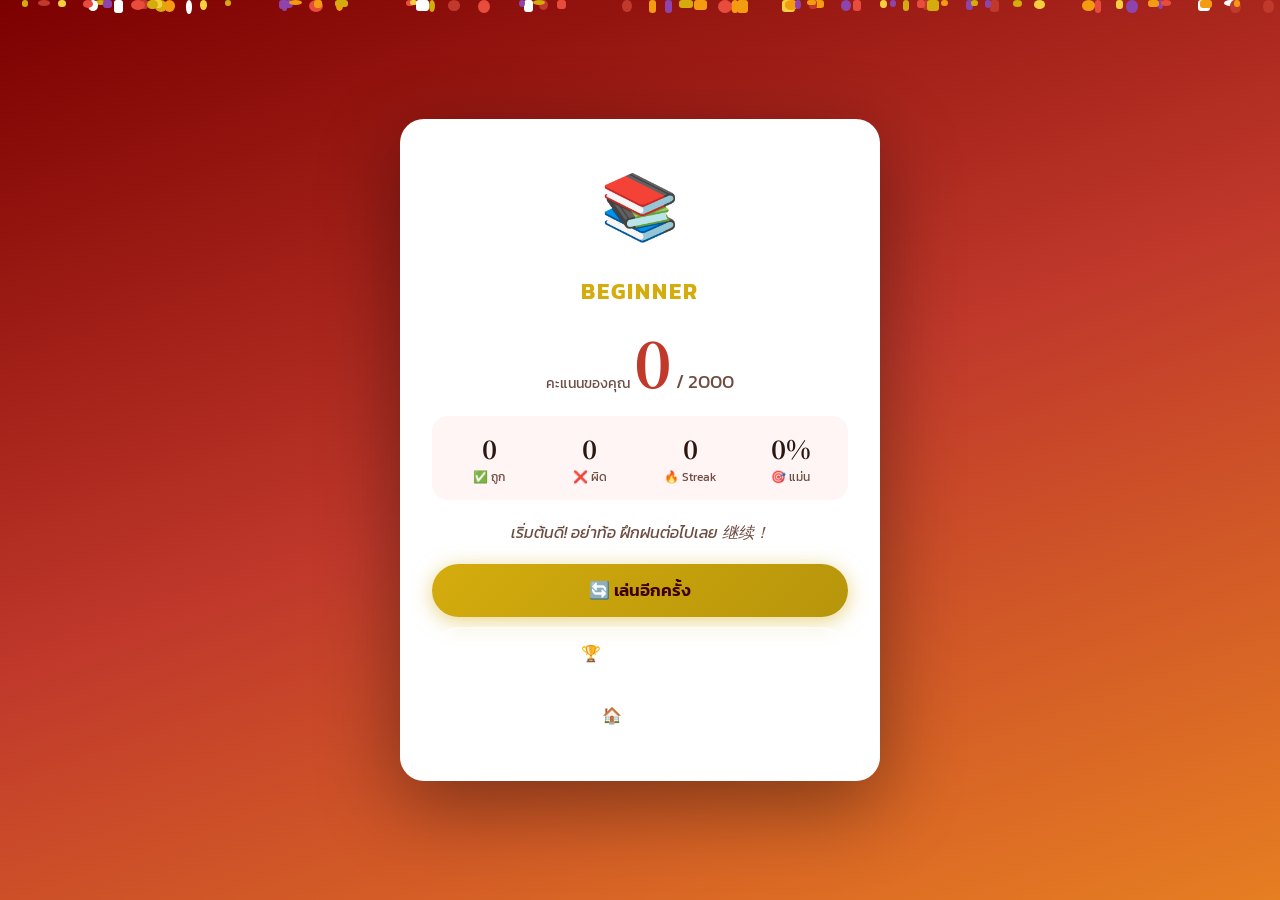
<file: result.html>
<!DOCTYPE html>
<html lang="th">
<head>
  <meta charset="UTF-8" />
  <meta name="viewport" content="width=device-width, initial-scale=1.0" />
  <title>Chinese Quest 🐉 - ผลลัพธ์</title>
  <link rel="stylesheet" href="style.css" />
  <link href="https://fonts.googleapis.com/css2?family=Noto+Serif+SC:wght@400;700;900&family=Kanit:wght@300;400;600;700&family=Ma+Shan+Zheng&display=swap" rel="stylesheet" />
</head>
<body>

  <!-- ===== RESULT PAGE ===== -->
  <div id="page-result" class="page active">
    <div class="result-bg">
      <div class="confetti-wrap" id="confetti-wrap"></div>
    </div>
    <div class="result-card">
      <div class="result-rank" id="result-rank">🥇</div>
      <div class="result-rank-label" id="result-rank-label">Grand Master</div>
      <div class="result-score-wrap">
        <div class="result-score-label">คะแนนของคุณ</div>
        <div class="result-score" id="result-score">0</div>
        <div class="result-max">/ 2000</div>
      </div>
      <div class="result-stats">
        <div class="result-stat">
          <div class="result-stat-val" id="res-correct">0</div>
          <div class="result-stat-label">✅ ถูก</div>
        </div>
        <div class="result-stat">
          <div class="result-stat-val" id="res-wrong">0</div>
          <div class="result-stat-label">❌ ผิด</div>
        </div>
        <div class="result-stat">
          <div class="result-stat-val" id="res-streak">0</div>
          <div class="result-stat-label">🔥 Streak</div>
        </div>
        <div class="result-stat">
          <div class="result-stat-val" id="res-accuracy">0%</div>
          <div class="result-stat-label">🎯 แม่น</div>
        </div>
      </div>
      <div class="result-message" id="result-message">ยอดเยี่ยมมาก! คุณเก่งมาก!</div>
      <div class="result-buttons">
        <button class="btn btn-primary btn-lg" onclick="window.location.href='game.html'">🔄 เล่นอีกครั้ง</button>
        <button class="btn btn-outline" onclick="window.location.href='leaderboard.html'">🏆 Leaderboard</button>
        <button class="btn btn-outline" onclick="window.location.href='index.html'">🏠 หน้าแรก</button>
      </div>
    </div>
  </div>

  <script>
    // Dark mode
    (function () {
      if (localStorage.getItem('cq-dark') === '1') {
        document.body.classList.add('dark');
      }
    })();

    const RANKS = [
      { min: 1800, emoji: "🐉", label: "Dragon Emperor",  msg: "สุดยอด!! คุณคือจักรพรรดิมังกร! 完美！" },
      { min: 1400, emoji: "🥇", label: "Grand Master",    msg: "ยอดเยี่ยมมาก! คุณเก่งภาษาจีนมากจริงๆ!" },
      { min: 1000, emoji: "🥈", label: "Scholar",          msg: "ดีมาก! กำลังพัฒนาขึ้นเรื่อยๆ 加油！" },
      { min: 600,  emoji: "🥉", label: "Apprentice",       msg: "ไม่เลยนะ! ฝึกต่อไปแล้วจะเก่งขึ้นแน่นอน!" },
      { min: 0,    emoji: "📚", label: "Beginner",         msg: "เริ่มต้นดี! อย่าท้อ ฝึกฝนต่อไปเลย 继续！" },
    ];

    function sfxVictory() {
      try {
        const ctx = new (window.AudioContext || window.webkitAudioContext)();
        function playTone(freq, duration, delay) {
          setTimeout(() => {
            const osc = ctx.createOscillator();
            const g = ctx.createGain();
            osc.connect(g); g.connect(ctx.destination);
            osc.type = 'sine';
            osc.frequency.setValueAtTime(freq, ctx.currentTime);
            g.gain.setValueAtTime(0.35, ctx.currentTime);
            g.gain.exponentialRampToValueAtTime(0.001, ctx.currentTime + duration);
            osc.start(ctx.currentTime);
            osc.stop(ctx.currentTime + duration);
          }, delay);
        }
        [523, 659, 784, 1047, 1319].forEach((f, i) => playTone(f, 0.28, i * 110));
      } catch (_) {}
    }

    function spawnConfetti() {
      const wrap = document.getElementById('confetti-wrap');
      wrap.innerHTML = '';
      const colors = ['#D4AC0D','#C0392B','#FFFFFF','#F4D03F','#E74C3C','#F39C12','#8E44AD'];
      for (let i = 0; i < 80; i++) {
        const p = document.createElement('div');
        p.className = 'confetti-piece';
        p.style.cssText = `
          left:${Math.random()*100}%;
          background:${colors[Math.floor(Math.random()*colors.length)]};
          width:${Math.random()*9+5}px;
          height:${Math.random()*9+5}px;
          animation-duration:${Math.random()*2.5+2}s;
          animation-delay:${Math.random()*2}s;
          border-radius:${Math.random()>.5?'50%':'3px'};
        `;
        wrap.appendChild(p);
      }
    }

    // Load result data from sessionStorage
    window.addEventListener('DOMContentLoaded', () => {
      const data = JSON.parse(sessionStorage.getItem('cq-result') || '{}');
      const score    = data.score    || 0;
      const correct  = data.correct  || 0;
      const wrong    = data.wrong    || 0;
      const maxStreak= data.maxStreak|| 0;

      const rank = RANKS.find(r => score >= r.min) || RANKS[RANKS.length - 1];
      const accuracy = correct + wrong > 0 ? Math.round((correct / (correct + wrong)) * 100) : 0;

      document.getElementById('result-rank').textContent       = rank.emoji;
      document.getElementById('result-rank-label').textContent = rank.label;
      document.getElementById('result-score').textContent      = score;
      document.getElementById('res-correct').textContent       = correct;
      document.getElementById('res-wrong').textContent         = wrong;
      document.getElementById('res-streak').textContent        = maxStreak;
      document.getElementById('res-accuracy').textContent      = accuracy + '%';
      document.getElementById('result-message').textContent    = rank.msg;

      spawnConfetti();
      sfxVictory();
    });
  </script>
</body>
</html>
</file>
<file: style.css>
/* ============================================
   CHINESE QUEST - style.css
   ============================================ */

/* ---- CSS Variables ---- */
:root {
  --red:        #C0392B;
  --red-dark:   #922B21;
  --red-light:  #E74C3C;
  --gold:       #D4AC0D;
  --gold-light: #F4D03F;
  --gold-dark:  #B7950B;
  --white:      #FDFEFE;
  --off-white:  #FEF9E7;
  --bg:         #FFF5F5;
  --card-bg:    #FFFFFF;
  --text:       #2C1810;
  --text-soft:  #6D4C41;
  --border:     #F5CBA7;
  --shadow:     rgba(192,57,43,0.15);
  --correct:    #27AE60;
  --wrong:      #C0392B;
  --option-hover: #FEF5E7;
  --timer-ok:   #27AE60;
  --timer-warn: #E67E22;
  --timer-crit: #C0392B;
  --radius:     16px;
  --radius-sm:  10px;
}

body.dark {
  --bg:        #1A0A0A;
  --card-bg:   #2D1515;
  --text:      #FAEBD7;
  --text-soft: #D4A574;
  --border:    #5D2E2E;
  --shadow:    rgba(0,0,0,0.4);
  --off-white: #2D1515;
  --option-hover: #3D1F1F;
}

/* ---- Reset & Base ---- */
*, *::before, *::after { box-sizing: border-box; margin: 0; padding: 0; }

body {
  font-family: 'Kanit', sans-serif;
  background: var(--bg);
  color: var(--text);
  min-height: 100vh;
  overflow-x: hidden;
  transition: background 0.4s, color 0.4s;
}

/* ============================================
   PAGE SYSTEM
   ============================================ */
.page {
  display: none;
  min-height: 100vh;
  animation: pageFadeIn 0.4s ease;
}
.page.active { display: block; }

@keyframes pageFadeIn {
  from { opacity: 0; transform: translateY(12px); }
  to   { opacity: 1; transform: translateY(0); }
}

/* ============================================
   HOME PAGE
   ============================================ */
#page-home {
  position: relative;
  min-height: 100vh;
  background: linear-gradient(160deg, #7B0000 0%, #C0392B 40%, #E74C3C 70%, #F39C12 100%);
  overflow: hidden;
  display: flex;
  flex-direction: column;
  align-items: center;
  justify-content: center;
}

/* Decorative bg elements */
.home-bg { position: absolute; inset: 0; pointer-events: none; z-index: 0; }

.lantern {
  position: absolute;
  font-size: 3rem;
  animation: swing 3s ease-in-out infinite;
  filter: drop-shadow(0 4px 12px rgba(0,0,0,0.4));
}
.lantern-1 { top: 5%; left: 8%;  animation-delay: 0s; }
.lantern-2 { top: 3%; right: 12%; animation-delay: 0.8s; font-size: 2.2rem; }
.lantern-3 { top: 8%; left: 45%; animation-delay: 1.6s; font-size: 2.6rem; }

@keyframes swing {
  0%, 100% { transform: rotate(-8deg); }
  50%       { transform: rotate(8deg); }
}

.dragon-deco {
  position: absolute;
  font-size: 5rem;
  opacity: 0.15;
  animation: floatY 6s ease-in-out infinite;
}
.top-left    { top: 12%; left: 2%; animation-delay: 0s; transform: scaleX(-1); }
.bottom-right{ bottom: 10%; right: 2%; animation-delay: 3s; }

@keyframes floatY {
  0%, 100% { transform: translateY(0); }
  50%       { transform: translateY(-20px); }
}

.cloud {
  position: absolute;
  font-size: 2.5rem;
  opacity: 0.25;
  animation: driftX 12s linear infinite;
}
.cloud-1 { top: 60%; left: -5%; }
.cloud-2 { top: 40%; left: -5%; animation-delay: 6s; font-size: 1.8rem; }
@keyframes driftX {
  from { transform: translateX(0); }
  to   { transform: translateX(120vw); }
}

/* Home content */
.home-content {
  position: relative;
  z-index: 1;
  display: flex;
  flex-direction: column;
  align-items: center;
  gap: 32px;
  padding: 40px 20px;
  text-align: center;
}

.logo-wrapper {
  display: flex;
  flex-direction: column;
  align-items: center;
  gap: 8px;
}

.logo-chinese {
  font-family: 'Ma Shan Zheng', cursive;
  font-size: clamp(4rem, 12vw, 7rem);
  color: var(--gold-light);
  text-shadow: 0 0 30px rgba(244,208,63,0.6), 3px 3px 0 #7B0000;
  line-height: 1;
  animation: logoGlow 3s ease-in-out infinite;
}

@keyframes logoGlow {
  0%, 100% { text-shadow: 0 0 30px rgba(244,208,63,0.6), 3px 3px 0 #7B0000; }
  50%       { text-shadow: 0 0 60px rgba(244,208,63,0.9), 3px 3px 0 #7B0000; }
}

.logo-title {
  font-family: 'Kanit', sans-serif;
  font-weight: 700;
  font-size: clamp(1.8rem, 6vw, 3rem);
  color: #FFFFFF;
  letter-spacing: 4px;
  text-transform: uppercase;
  text-shadow: 2px 2px 8px rgba(0,0,0,0.4);
}

.logo-subtitle {
  font-size: clamp(0.85rem, 3vw, 1rem);
  color: rgba(255,255,255,0.8);
  font-weight: 300;
  letter-spacing: 1px;
}

/* Stats pills */
.home-stats {
  display: flex;
  gap: 10px;
  flex-wrap: wrap;
  justify-content: center;
}

.stat-pill {
  background: rgba(255,255,255,0.15);
  border: 1px solid rgba(255,255,255,0.3);
  backdrop-filter: blur(8px);
  color: #fff;
  padding: 6px 16px;
  border-radius: 999px;
  font-size: 0.85rem;
  font-weight: 400;
}

/* Buttons */
.home-buttons {
  display: flex;
  flex-direction: column;
  align-items: center;
  gap: 16px;
  width: 100%;
  max-width: 400px;
}

.home-secondary-btns {
  display: flex;
  gap: 10px;
  flex-wrap: wrap;
  justify-content: center;
}

/* Dark toggle */
.dark-toggle {
  position: fixed;
  top: 16px;
  right: 16px;
  z-index: 100;
  width: 44px;
  height: 44px;
  border-radius: 50%;
  background: rgba(0,0,0,0.25);
  display: flex;
  align-items: center;
  justify-content: center;
  cursor: pointer;
  font-size: 1.3rem;
  border: 1px solid rgba(255,255,255,0.3);
  transition: transform 0.2s, background 0.2s;
  backdrop-filter: blur(6px);
}
.dark-toggle:hover { transform: scale(1.1); background: rgba(0,0,0,0.4); }

/* ============================================
   BUTTONS
   ============================================ */
.btn {
  display: inline-flex;
  align-items: center;
  justify-content: center;
  gap: 8px;
  padding: 12px 24px;
  border-radius: 999px;
  border: none;
  cursor: pointer;
  font-family: 'Kanit', sans-serif;
  font-size: 1rem;
  font-weight: 600;
  transition: all 0.2s cubic-bezier(0.34,1.56,0.64,1);
  text-decoration: none;
}
.btn:active { transform: scale(0.95); }

.btn-primary {
  background: linear-gradient(135deg, var(--gold), var(--gold-dark));
  color: #3D0000;
  box-shadow: 0 4px 20px rgba(212,172,13,0.5);
}
.btn-primary:hover {
  background: linear-gradient(135deg, var(--gold-light), var(--gold));
  box-shadow: 0 6px 28px rgba(212,172,13,0.7);
  transform: translateY(-2px) scale(1.02);
}

.btn-gold {
  background: linear-gradient(135deg, #F4D03F, #D4AC0D);
  color: #3D0000;
  box-shadow: 0 4px 16px rgba(212,172,13,0.4);
}
.btn-gold:hover { transform: translateY(-2px) scale(1.02); }

.btn-outline {
  background: rgba(255,255,255,0.1);
  color: #fff;
  border: 2px solid rgba(255,255,255,0.5);
  backdrop-filter: blur(6px);
}
.btn-outline:hover {
  background: rgba(255,255,255,0.2);
  border-color: rgba(255,255,255,0.8);
  transform: translateY(-2px);
}

.btn-xl { padding: 16px 48px; font-size: 1.2rem; width: 100%; }
.btn-lg  { padding: 14px 36px; font-size: 1.05rem; }
.btn-block { width: 100%; display: flex; }
.btn-icon  { font-size: 1.2em; }

/* ============================================
   QUIZ PAGE
   ============================================ */
#page-quiz {
  display: none;
  flex-direction: column;
  min-height: 100vh;
  background: var(--bg);
  padding: 0;
}
#page-quiz.active { display: flex; }

.quiz-header {
  display: flex;
  justify-content: space-between;
  align-items: center;
  padding: 14px 20px;
  background: var(--card-bg);
  border-bottom: 2px solid var(--border);
  box-shadow: 0 2px 12px var(--shadow);
  gap: 12px;
  flex-wrap: wrap;
}

.btn-back {
  background: none;
  border: 2px solid var(--border);
  color: var(--text);
  padding: 8px 16px;
  border-radius: 999px;
  cursor: pointer;
  font-family: 'Kanit', sans-serif;
  font-size: 0.9rem;
  font-weight: 600;
  transition: all 0.2s;
}
.btn-back:hover { border-color: var(--red); color: var(--red); transform: translateX(-2px); }

.quiz-meta {
  display: flex;
  gap: 16px;
  align-items: center;
  font-weight: 600;
  font-size: 0.9rem;
}

.lives-display { font-size: 1.1rem; letter-spacing: 2px; }
.score-display { color: var(--red); }
.timer-display {
  background: var(--timer-ok);
  color: white;
  padding: 4px 14px;
  border-radius: 999px;
  font-size: 0.95rem;
  font-weight: 700;
  transition: background 0.3s;
  min-width: 70px;
  text-align: center;
}
.timer-display.warn { background: var(--timer-warn); }
.timer-display.crit { background: var(--timer-crit); animation: timerPulse 0.5s infinite; }

@keyframes timerPulse {
  0%, 100% { transform: scale(1); }
  50%       { transform: scale(1.08); }
}

/* Progress */
.progress-wrap {
  display: flex;
  align-items: center;
  gap: 12px;
  padding: 12px 20px;
  background: var(--card-bg);
  border-bottom: 1px solid var(--border);
}
.progress-bar {
  flex: 1;
  height: 10px;
  background: var(--border);
  border-radius: 999px;
  overflow: hidden;
}
.progress-fill {
  height: 100%;
  background: linear-gradient(90deg, var(--gold), var(--red));
  border-radius: 999px;
  transition: width 0.5s cubic-bezier(0.4,0,0.2,1);
  width: 0%;
}
.progress-text { font-size: 0.85rem; color: var(--text-soft); font-weight: 600; white-space: nowrap; }

/* Quiz card */
.quiz-card {
  flex: 1;
  display: flex;
  flex-direction: column;
  align-items: center;
  padding: 24px 20px;
  max-width: 640px;
  margin: 0 auto;
  width: 100%;
  gap: 16px;
}

.question-badge {
  background: linear-gradient(135deg, var(--red), var(--red-dark));
  color: white;
  padding: 4px 18px;
  border-radius: 999px;
  font-size: 0.8rem;
  font-weight: 600;
  letter-spacing: 1px;
  text-transform: uppercase;
}

.question-chinese {
  font-family: 'Ma Shan Zheng', cursive;
  font-size: clamp(4rem, 18vw, 7rem);
  color: var(--red);
  line-height: 1.1;
  text-shadow: 3px 3px 0 rgba(192,57,43,0.2);
  animation: charPop 0.4s cubic-bezier(0.34,1.56,0.64,1);
  text-align: center;
  cursor: pointer;
  transition: transform 0.15s;
}
.question-chinese:hover { transform: scale(1.06); }

@keyframes charPop {
  from { transform: scale(0.5); opacity: 0; }
  to   { transform: scale(1);   opacity: 1; }
}

/* ── Speak wrap: character + button side by side ── */
.chinese-speak-wrap {
  display: flex;
  align-items: center;
  justify-content: center;
  gap: 18px;
  width: 100%;
  flex-wrap: wrap;
}

/* ── Big glowing speak button ── */
.speak-btn {
  position: relative;
  display: flex;
  flex-direction: column;
  align-items: center;
  justify-content: center;
  gap: 4px;
  width: 72px;
  height: 72px;
  border-radius: 50%;
  border: 3px solid var(--gold);
  background: linear-gradient(135deg, #fff8e1, #fff3cd);
  cursor: pointer;
  overflow: hidden;
  transition: transform 0.2s cubic-bezier(0.34,1.56,0.64,1), box-shadow 0.2s;
  box-shadow: 0 4px 18px rgba(212,172,13,0.35), 0 0 0 0 rgba(212,172,13,0.4);
  flex-shrink: 0;
}
body.dark .speak-btn {
  background: linear-gradient(135deg, #3d2800, #5a3d00);
  border-color: var(--gold-light);
}
.speak-btn:hover {
  transform: scale(1.12);
  box-shadow: 0 6px 24px rgba(212,172,13,0.55), 0 0 0 6px rgba(212,172,13,0.15);
}
.speak-btn:active { transform: scale(0.95); }

.speak-btn.speaking {
  animation: speakPulse 0.8s ease-in-out infinite;
  border-color: var(--red);
  background: linear-gradient(135deg, #fff0f0, #ffe0e0);
  box-shadow: 0 0 0 0 rgba(192,57,43,0.5);
}
body.dark .speak-btn.speaking {
  background: linear-gradient(135deg, #3d0000, #5a1500);
}

@keyframes speakPulse {
  0%   { box-shadow: 0 0 0 0   rgba(192,57,43,0.6); }
  60%  { box-shadow: 0 0 0 14px rgba(192,57,43,0); }
  100% { box-shadow: 0 0 0 0   rgba(192,57,43,0); }
}

.speak-icon {
  font-size: 1.6rem;
  line-height: 1;
  transition: transform 0.2s;
  display: block;
}
.speak-btn.speaking .speak-icon {
  animation: iconBounce 0.4s ease-in-out infinite alternate;
}
@keyframes iconBounce {
  from { transform: scale(1); }
  to   { transform: scale(1.25); }
}

.speak-label {
  font-family: 'Kanit', sans-serif;
  font-size: 0.6rem;
  font-weight: 700;
  color: var(--gold-dark);
  letter-spacing: 0.5px;
  text-transform: uppercase;
  line-height: 1;
}
.speak-btn.speaking .speak-label { color: var(--red); }

/* Ripple */
.speak-ripple {
  position: absolute;
  inset: 0;
  border-radius: 50%;
  background: rgba(212,172,13,0.25);
  transform: scale(0);
  pointer-events: none;
}
.speak-btn.speaking .speak-ripple {
  animation: rippleOut 0.8s ease-out infinite;
}
@keyframes rippleOut {
  0%   { transform: scale(0.5); opacity: 0.6; }
  100% { transform: scale(2.2); opacity: 0; }
}

/* ── Pinyin + TTS status row ── */
.pinyin-wrap {
  display: flex;
  flex-direction: column;
  align-items: center;
  gap: 4px;
}

.question-pinyin {
  font-size: 1.2rem;
  color: var(--text-soft);
  font-style: italic;
  font-weight: 400;
}

/* TTS status chip */
.tts-status {
  font-size: 0.78rem;
  font-weight: 600;
  letter-spacing: 0.5px;
  color: var(--text-soft);
  min-height: 20px;
  transition: opacity 0.3s;
  text-align: center;
}
.tts-status.ok    { color: #27AE60; }
.tts-status.err   { color: var(--red); }
.tts-status.busy  { color: var(--gold-dark); }

.question-text {
  font-size: 1rem;
  color: var(--text);
  font-weight: 500;
  text-align: center;
}

/* Options */
.options-grid {
  display: grid;
  grid-template-columns: 1fr 1fr;
  gap: 12px;
  width: 100%;
  margin-top: 8px;
}

.option-btn {
  background: var(--card-bg);
  border: 2px solid var(--border);
  color: var(--text);
  border-radius: var(--radius);
  padding: 16px 12px;
  cursor: pointer;
  font-family: 'Kanit', sans-serif;
  font-size: 1rem;
  font-weight: 500;
  text-align: left;
  display: flex;
  align-items: center;
  gap: 10px;
  transition: all 0.2s cubic-bezier(0.34,1.56,0.64,1);
  position: relative;
  overflow: hidden;
  box-shadow: 0 2px 8px var(--shadow);
  min-height: 64px;
  animation: optionIn 0.35s cubic-bezier(0.34,1.56,0.64,1) both;
}
@keyframes optionIn {
  from { opacity: 0; transform: translateY(16px) scale(0.95); }
  to   { opacity: 1; transform: translateY(0)    scale(1); }
}
.option-btn:hover:not(:disabled) {
  border-color: var(--gold);
  background: var(--option-hover);
  transform: translateY(-3px) scale(1.02);
  box-shadow: 0 6px 20px var(--shadow);
}
.option-btn:disabled { cursor: default; }

.option-btn.correct {
  border-color: var(--correct);
  background: rgba(39,174,96,0.12);
  color: var(--correct);
  animation: correctBounce 0.4s cubic-bezier(0.34,1.56,0.64,1);
}
.option-btn.wrong {
  border-color: var(--wrong);
  background: rgba(192,57,43,0.1);
  color: var(--wrong);
  animation: wrongShake 0.4s ease;
}

@keyframes correctBounce {
  0%   { transform: scale(1); }
  40%  { transform: scale(1.08); }
  100% { transform: scale(1); }
}
@keyframes wrongShake {
  0%, 100% { transform: translateX(0); }
  20%       { transform: translateX(-6px); }
  40%       { transform: translateX(6px); }
  60%       { transform: translateX(-4px); }
  80%       { transform: translateX(4px); }
}

.option-letter {
  display: inline-block;
  width: 26px;
  height: 26px;
  line-height: 26px;
  background: var(--red);
  color: white;
  border-radius: 50%;
  font-size: 0.75rem;
  font-weight: 700;
  margin-right: 8px;
  flex-shrink: 0;
}

.option-btn.correct .option-letter { background: var(--correct); }
.option-btn.wrong   .option-letter { background: var(--wrong); }

/* Streak badge */
.streak-badge {
  display: inline-block;
  background: linear-gradient(135deg, #E67E22, #C0392B);
  color: white;
  padding: 6px 20px;
  border-radius: 999px;
  font-weight: 700;
  font-size: 0.95rem;
  box-shadow: 0 3px 12px rgba(230,126,34,0.45);
  animation: streakPop 0.4s cubic-bezier(0.34,1.56,0.64,1);
}
@keyframes streakPop {
  from { transform: scale(0.6); opacity: 0; }
  to   { transform: scale(1);   opacity: 1; }
}

/* result stats — 4 items */
.result-stats {
  display: grid;
  grid-template-columns: repeat(4, 1fr);
  gap: 10px;
  background: var(--bg);
  border-radius: var(--radius);
  padding: 14px 12px;
  width: 100%;
}
@media (max-width: 400px) {
  .result-stats { grid-template-columns: repeat(2, 1fr); }
}

/* Streak footer */
.quiz-footer { padding: 10px 20px; text-align: center; min-height: 48px; }
.streak-display { min-height: 36px; display: flex; align-items: center; justify-content: center; }
.feedback-overlay {
  position: fixed;
  inset: 0;
  z-index: 200;
  display: flex;
  align-items: center;
  justify-content: center;
  pointer-events: none;
}
.feedback-overlay.hidden { display: none; }

.feedback-content {
  font-size: clamp(2rem, 10vw, 4rem);
  animation: feedbackAnim 0.7s cubic-bezier(0.34,1.56,0.64,1) forwards;
  text-shadow: 0 4px 20px rgba(0,0,0,0.3);
}
@keyframes feedbackAnim {
  0%   { opacity: 0; transform: scale(0.3) translateY(40px); }
  50%  { opacity: 1; transform: scale(1.2) translateY(-10px); }
  80%  { transform: scale(0.95) translateY(0); }
  100% { opacity: 0; transform: scale(0.8) translateY(-30px); }
}

/* ============================================
   FEEDBACK OVERLAY
   ============================================ */
#page-result {
  display: none;
  align-items: center;
  justify-content: center;
  min-height: 100vh;
  background: linear-gradient(160deg, #7B0000, #C0392B, #E67E22);
  padding: 20px;
  position: relative;
  overflow: hidden;
}
#page-result.active { display: flex; }

.result-bg {
  position: absolute;
  inset: 0;
  pointer-events: none;
}

.confetti-wrap {
  position: absolute;
  inset: 0;
  overflow: hidden;
}

.confetti-piece {
  position: absolute;
  width: 10px;
  height: 10px;
  border-radius: 2px;
  animation: confettiFall linear infinite;
}
@keyframes confettiFall {
  0%   { transform: translateY(-100px) rotate(0deg); opacity: 1; }
  100% { transform: translateY(110vh)  rotate(720deg); opacity: 0.2; }
}

.result-card {
  position: relative;
  background: var(--card-bg);
  border-radius: 24px;
  padding: 40px 32px;
  max-width: 480px;
  width: 100%;
  text-align: center;
  box-shadow: 0 24px 80px rgba(0,0,0,0.4);
  animation: cardSlideUp 0.6s cubic-bezier(0.34,1.56,0.64,1);
  display: flex;
  flex-direction: column;
  gap: 20px;
  align-items: center;
}
@keyframes cardSlideUp {
  from { opacity: 0; transform: translateY(60px) scale(0.9); }
  to   { opacity: 1; transform: translateY(0) scale(1); }
}

.result-rank {
  font-size: 4rem;
  animation: rankBounce 1s cubic-bezier(0.34,1.56,0.64,1) 0.3s both;
}
@keyframes rankBounce {
  from { transform: scale(0); rotate: -20deg; }
  to   { transform: scale(1); rotate: 0deg; }
}
.result-rank-label {
  font-size: 1.4rem;
  font-weight: 700;
  color: var(--gold);
  letter-spacing: 2px;
  text-transform: uppercase;
}
.result-score-wrap { display: flex; align-items: baseline; gap: 4px; }
.result-score {
  font-size: 4rem;
  font-weight: 700;
  color: var(--red);
  line-height: 1;
  font-family: 'Noto Serif SC', serif;
}
.result-max { font-size: 1.2rem; color: var(--text-soft); }
.result-score-label { font-size: 0.9rem; color: var(--text-soft); margin-bottom: -8px; }

.result-stat { text-align: center; }
.result-stat-val {
  font-size: 1.6rem;
  font-weight: 700;
  color: var(--text);
  font-family: 'Noto Serif SC', serif;
}
.result-stat-label { font-size: 0.75rem; color: var(--text-soft); margin-top: 2px; }

.result-message {
  font-size: 1rem;
  color: var(--text-soft);
  font-weight: 400;
  font-style: italic;
}
.result-buttons {
  display: flex;
  flex-direction: column;
  gap: 10px;
  width: 100%;
}

/* ============================================
   LEADERBOARD
   ============================================ */
#page-leaderboard {
  display: none;
  flex-direction: column;
  min-height: 100vh;
  background: var(--bg);
}
#page-leaderboard.active { display: flex; }

.lb-header {
  background: linear-gradient(135deg, var(--red-dark), var(--red));
  color: white;
  padding: 20px 24px 28px;
  text-align: center;
  position: relative;
}
.lb-header .btn-back { position: absolute; left: 16px; top: 20px; border-color: rgba(255,255,255,0.4); color: white; }
.lb-header .btn-back:hover { border-color: white; color: white; background: rgba(255,255,255,0.15); }
.lb-title { font-size: 1.8rem; font-weight: 700; letter-spacing: 2px; }
.lb-subtitle { font-size: 0.9rem; opacity: 0.8; margin-top: 4px; }

/* Podium */
.lb-podium {
  display: flex;
  align-items: flex-end;
  justify-content: center;
  gap: 0;
  background: linear-gradient(135deg, var(--red-dark), var(--red));
  padding: 0 24px 24px;
}

.podium-item {
  display: flex;
  flex-direction: column;
  align-items: center;
  flex: 1;
  max-width: 120px;
}
.podium-crown { font-size: 1.5rem; margin-bottom: 4px; }
.podium-avatar { font-size: 2rem; margin-bottom: 4px; }
.podium-name { font-size: 0.75rem; color: white; font-weight: 600; margin-bottom: 4px; text-align: center; line-height: 1.2; }
.podium-score { font-size: 0.85rem; color: var(--gold-light); font-weight: 700; margin-bottom: 6px; }

.podium-block {
  width: 100%;
  border-radius: 8px 8px 0 0;
  display: flex;
  align-items: center;
  justify-content: center;
  font-size: 1.5rem;
  font-weight: 700;
  color: rgba(255,255,255,0.9);
}
.p1 { height: 80px; background: var(--gold); }
.p2 { height: 60px; background: #B0BEC5; }
.p3 { height: 45px; background: #A1887F; }

/* LB List */
.lb-list {
  flex: 1;
  padding: 16px;
  display: flex;
  flex-direction: column;
  gap: 10px;
  max-width: 640px;
  margin: 0 auto;
  width: 100%;
}

.lb-row {
  display: flex;
  align-items: center;
  gap: 14px;
  background: var(--card-bg);
  border-radius: var(--radius);
  padding: 14px 18px;
  border: 2px solid var(--border);
  box-shadow: 0 2px 8px var(--shadow);
  transition: transform 0.2s, border-color 0.2s;
  animation: rowSlide 0.4s ease both;
}
.lb-row:hover { transform: translateX(4px); border-color: var(--gold); }

@keyframes rowSlide {
  from { opacity: 0; transform: translateX(-20px); }
  to   { opacity: 1; transform: translateX(0); }
}

.lb-rank-num {
  width: 32px;
  height: 32px;
  border-radius: 50%;
  background: var(--bg);
  border: 2px solid var(--border);
  display: flex;
  align-items: center;
  justify-content: center;
  font-weight: 700;
  font-size: 0.85rem;
  color: var(--text-soft);
  flex-shrink: 0;
}
.lb-avatar { font-size: 1.6rem; }
.lb-info { flex: 1; }
.lb-name { font-weight: 600; font-size: 0.95rem; }
.lb-level { font-size: 0.78rem; color: var(--text-soft); }
.lb-score { font-weight: 700; color: var(--red); font-size: 1rem; font-family: 'Noto Serif SC', serif; }
.lb-badge { font-size: 1.2rem; }

.lb-footer { padding: 20px; text-align: center; }

/* ============================================
   MODALS
   ============================================ */
.modal-overlay {
  position: fixed;
  inset: 0;
  background: rgba(0,0,0,0.6);
  backdrop-filter: blur(6px);
  z-index: 300;
  display: none;
  align-items: center;
  justify-content: center;
  padding: 20px;
  animation: overlayIn 0.2s ease;
}
.modal-overlay.active { display: flex; }
@keyframes overlayIn {
  from { opacity: 0; }
  to   { opacity: 1; }
}

.modal-card {
  background: var(--card-bg);
  border-radius: 24px;
  max-width: 420px;
  width: 100%;
  box-shadow: 0 24px 60px rgba(0,0,0,0.4);
  animation: modalPop 0.35s cubic-bezier(0.34,1.56,0.64,1);
  overflow: hidden;
}
@keyframes modalPop {
  from { transform: scale(0.8) translateY(20px); opacity: 0; }
  to   { transform: scale(1)   translateY(0);    opacity: 1; }
}

.modal-header {
  background: linear-gradient(135deg, var(--red-dark), var(--red));
  color: white;
  padding: 20px 24px;
  display: flex;
  justify-content: space-between;
  align-items: center;
}
.modal-header h3 { font-size: 1.2rem; font-weight: 700; }
.modal-close {
  background: rgba(255,255,255,0.2);
  border: none;
  color: white;
  width: 32px;
  height: 32px;
  border-radius: 50%;
  cursor: pointer;
  font-size: 0.9rem;
  display: flex;
  align-items: center;
  justify-content: center;
  transition: background 0.2s;
}
.modal-close:hover { background: rgba(255,255,255,0.35); }

.modal-body { padding: 28px 24px; display: flex; flex-direction: column; gap: 16px; }

.form-group { display: flex; flex-direction: column; gap: 6px; }
.form-group label { font-size: 0.85rem; font-weight: 600; color: var(--text-soft); }
.form-input {
  padding: 12px 16px;
  border: 2px solid var(--border);
  border-radius: var(--radius-sm);
  font-family: 'Kanit', sans-serif;
  font-size: 1rem;
  background: var(--bg);
  color: var(--text);
  outline: none;
  transition: border-color 0.2s, box-shadow 0.2s;
}
.form-input:focus {
  border-color: var(--gold);
  box-shadow: 0 0 0 3px rgba(212,172,13,0.2);
}

.modal-switch { text-align: center; font-size: 0.85rem; color: var(--text-soft); }
.modal-switch a { color: var(--red); text-decoration: none; font-weight: 600; }
.modal-switch a:hover { text-decoration: underline; }

/* ============================================
   RESPONSIVE
   ============================================ */
@media (max-width: 480px) {
  .options-grid { grid-template-columns: 1fr; }
  .result-stats { gap: 12px; padding: 12px 16px; }
  .result-card { padding: 28px 20px; }
  .lb-podium { padding: 0 12px 20px; }
  .quiz-meta { gap: 8px; font-size: 0.8rem; }
  .home-secondary-btns { flex-direction: column; align-items: center; }
  .home-secondary-btns .btn { width: 100%; max-width: 260px; }
  .speak-btn { width: 60px; height: 60px; }
  .speak-icon { font-size: 1.3rem; }
  .chinese-speak-wrap { gap: 12px; }
}

@media (max-width: 360px) {
  .logo-chinese { font-size: 3.5rem; }
  .option-btn { padding: 12px 8px; font-size: 0.9rem; }
  .speak-btn { width: 52px; height: 52px; }
}

/* ── "tap to hear" tooltip on the character ── */
.question-chinese::after {
  content: "แตะเพื่อฟังเสียง 🔊";
  display: block;
  font-family: 'Kanit', sans-serif;
  font-size: 0.65rem;
  color: var(--text-soft);
  letter-spacing: 0.5px;
  font-style: normal;
  margin-top: -8px;
  opacity: 0.7;
  font-weight: 400;
}

/* ============================================
   GAME SELECTION (Home Page)
   ============================================ */
.game-select-section {
  width: 100%;
  max-width: 520px;
  margin: 1.2rem auto 0;
  padding: 0 1rem;
}
.game-select-title {
  text-align: center;
  font-size: 1rem;
  font-weight: 600;
  color: rgba(255,255,255,0.85);
  letter-spacing: 0.05em;
  margin-bottom: 0.8rem;
  text-shadow: 0 1px 3px rgba(0,0,0,0.3);
}
.game-cards-grid {
  display: grid;
  grid-template-columns: 1fr 1fr;
  gap: 0.75rem;
}
.game-card {
  display: flex;
  flex-direction: column;
  align-items: center;
  background: rgba(255,255,255,0.12);
  backdrop-filter: blur(10px);
  border: 1.5px solid rgba(255,255,255,0.22);
  border-radius: 14px;
  padding: 0.9rem 0.7rem 0.75rem;
  text-decoration: none;
  color: #fff;
  cursor: pointer;
  transition: transform 0.18s, background 0.18s, box-shadow 0.18s;
  position: relative;
  overflow: hidden;
}
.game-card:hover {
  transform: translateY(-3px) scale(1.02);
  background: rgba(255,255,255,0.22);
  box-shadow: 0 8px 24px rgba(0,0,0,0.25);
}
.game-card:active { transform: scale(0.97); }
.game-card__icon { font-size: 2rem; margin-bottom: 0.35rem; }
.game-card__name { font-size: 0.95rem; font-weight: 700; margin-bottom: 0.2rem; }
.game-card__desc { font-size: 0.72rem; opacity: 0.82; text-align: center; line-height: 1.3; }
.game-card__badge {
  position: absolute;
  top: 6px; right: 8px;
  font-size: 0.62rem;
  font-weight: 700;
  padding: 2px 6px;
  border-radius: 20px;
  letter-spacing: 0.03em;
}
.game-card--quiz .game-card__badge   { background: rgba(255,255,255,0.25); }
.game-card--match .game-card__badge  { background: #D4AC0D; color: #2C1810; }
.game-card--memory .game-card__badge { background: #D4AC0D; color: #2C1810; }
.game-card--falling .game-card__badge{ background: #D4AC0D; color: #2C1810; }

/* ============================================
   MATCH GAME
   ============================================ */
.match-arena {
  display: flex;
  gap: 0.6rem;
  padding: 1rem 0.8rem;
  max-width: 500px;
  margin: 0 auto;
}
.match-col {
  flex: 1;
  display: flex;
  flex-direction: column;
  gap: 0.5rem;
}
.match-btn {
  width: 100%;
  padding: 0.7rem 0.5rem;
  border: 2px solid var(--border);
  border-radius: var(--radius-sm);
  background: var(--card-bg);
  color: var(--text);
  font-family: inherit;
  font-size: 1rem;
  font-weight: 600;
  cursor: pointer;
  transition: all 0.15s;
  text-align: center;
  line-height: 1.2;
}
.match-btn--chinese { font-family: 'Noto Serif SC', serif; font-size: 1.3rem; }
.match-btn:hover:not(:disabled) { border-color: var(--gold); background: var(--option-hover); transform: scale(1.02); }
.match-btn.selected { border-color: var(--gold); background: #FEF9E7; box-shadow: 0 0 0 3px rgba(212,172,13,0.25); }
body.dark .match-btn.selected { background: #3D2F00; }
.match-btn.matched { background: #EAFAF1; border-color: var(--correct); color: var(--correct); opacity: 0.7; }
body.dark .match-btn.matched { background: #0D3320; }
.match-btn.wrong-flash { animation: wrongFlash 0.4s ease; }
@keyframes wrongFlash {
  0%,100% { background: var(--card-bg); }
  50% { background: #FADBD8; border-color: var(--wrong); }
}
.match-result-overlay {
  position: fixed; inset: 0;
  background: rgba(0,0,0,0.6);
  display: flex; align-items: center; justify-content: center;
  z-index: 200;
  animation: pageFadeIn 0.3s ease;
}
.match-result-overlay.hidden { display: none; }
.match-result-card {
  background: var(--card-bg);
  border-radius: 20px;
  padding: 2rem 2.5rem;
  text-align: center;
  box-shadow: 0 20px 60px rgba(0,0,0,0.4);
  animation: popIn 0.3s ease;
}
@keyframes popIn {
  from { transform: scale(0.85); opacity: 0; }
  to { transform: scale(1); opacity: 1; }
}

/* ============================================
   MEMORY GAME
   ============================================ */
.memory-grid {
  display: grid;
  grid-template-columns: repeat(4, 1fr);
  gap: 0.5rem;
  padding: 0.8rem;
  max-width: 480px;
  margin: 0 auto;
}
.mem-card {
  aspect-ratio: 3/4;
  cursor: pointer;
  perspective: 600px;
}
.mem-card-inner {
  position: relative;
  width: 100%; height: 100%;
  transform-style: preserve-3d;
  transition: transform 0.45s ease;
  border-radius: 10px;
}
.mem-card.flipped .mem-card-inner,
.mem-card.mem-matched .mem-card-inner {
  transform: rotateY(180deg);
}
.mem-card-front, .mem-card-back {
  position: absolute; inset: 0;
  backface-visibility: hidden;
  border-radius: 10px;
  display: flex; align-items: center; justify-content: center;
  font-size: 1.5rem;
  border: 2px solid var(--border);
}
.mem-card-front {
  background: linear-gradient(135deg, #C0392B, #922B21);
  color: white;
  font-size: 1.8rem;
}
.mem-card-back {
  transform: rotateY(180deg);
  background: var(--card-bg);
  color: var(--text);
}
.mem-card-back.mem-chinese { font-family: 'Noto Serif SC', serif; font-size: 1.4rem; font-weight: 700; color: var(--red); }
.mem-card-back.mem-thai    { font-size: 0.85rem; font-weight: 600; text-align: center; padding: 0.3rem; }
.mem-card.mem-matched .mem-card-front { background: linear-gradient(135deg,#27AE60,#1E8449); }
.mem-card.mem-matched .mem-card-back  { background: #EAFAF1; border-color: var(--correct); }
body.dark .mem-card.mem-matched .mem-card-back { background: #0D3320; }

/* ============================================
   FALLING WORDS GAME
   ============================================ */
.falling-arena {
  position: relative;
  width: 100%;
  height: calc(100vh - 240px);
  min-height: 220px;
  overflow: hidden;
  background: linear-gradient(180deg, rgba(120,0,0,0.05) 0%, rgba(192,57,43,0.08) 100%);
  border-bottom: 3px solid var(--red);
}
.falling-word {
  position: absolute;
  font-family: 'Noto Serif SC', serif;
  font-size: 1.5rem;
  font-weight: 700;
  color: var(--red);
  background: var(--card-bg);
  border: 2px solid var(--border);
  border-radius: 10px;
  padding: 0.35rem 0.7rem;
  box-shadow: 0 4px 12px var(--shadow);
  transition: top 0.05s linear;
  cursor: default;
  user-select: none;
  animation: wordAppear 0.2s ease;
}
@keyframes wordAppear {
  from { opacity: 0; transform: scale(0.7); }
  to   { opacity: 1; transform: scale(1); }
}
.falling-word.fall-hit {
  animation: hitBurst 0.3s ease forwards;
}
@keyframes hitBurst {
  0%   { transform: scale(1); opacity: 1; }
  50%  { transform: scale(1.4); opacity: 0.8; background: #EAFAF1; }
  100% { transform: scale(0); opacity: 0; }
}
.falling-word.fall-wrong-flash {
  animation: fallingWrongFlash 0.3s ease;
}
@keyframes fallingWrongFlash {
  0%,100% {}
  50% { background: #FADBD8; border-color: var(--wrong); }
}
.falling-input-zone {
  padding: 0.6rem 0.8rem;
  background: var(--card-bg);
  border-top: 1px solid var(--border);
}
.falling-options {
  display: grid;
  grid-template-columns: 1fr 1fr;
  gap: 0.5rem;
  max-width: 500px;
  margin: 0 auto;
}
.falling-opt-btn {
  padding: 0.6rem 0.5rem;
  border: 2px solid var(--border);
  border-radius: var(--radius-sm);
  background: var(--card-bg);
  color: var(--text);
  font-family: inherit;
  font-size: 0.9rem;
  font-weight: 600;
  cursor: pointer;
  transition: all 0.15s;
}
.falling-opt-btn:hover { border-color: var(--gold); background: var(--option-hover); transform: scale(1.02); }
.falling-opt-btn:active { transform: scale(0.96); }
</file>
